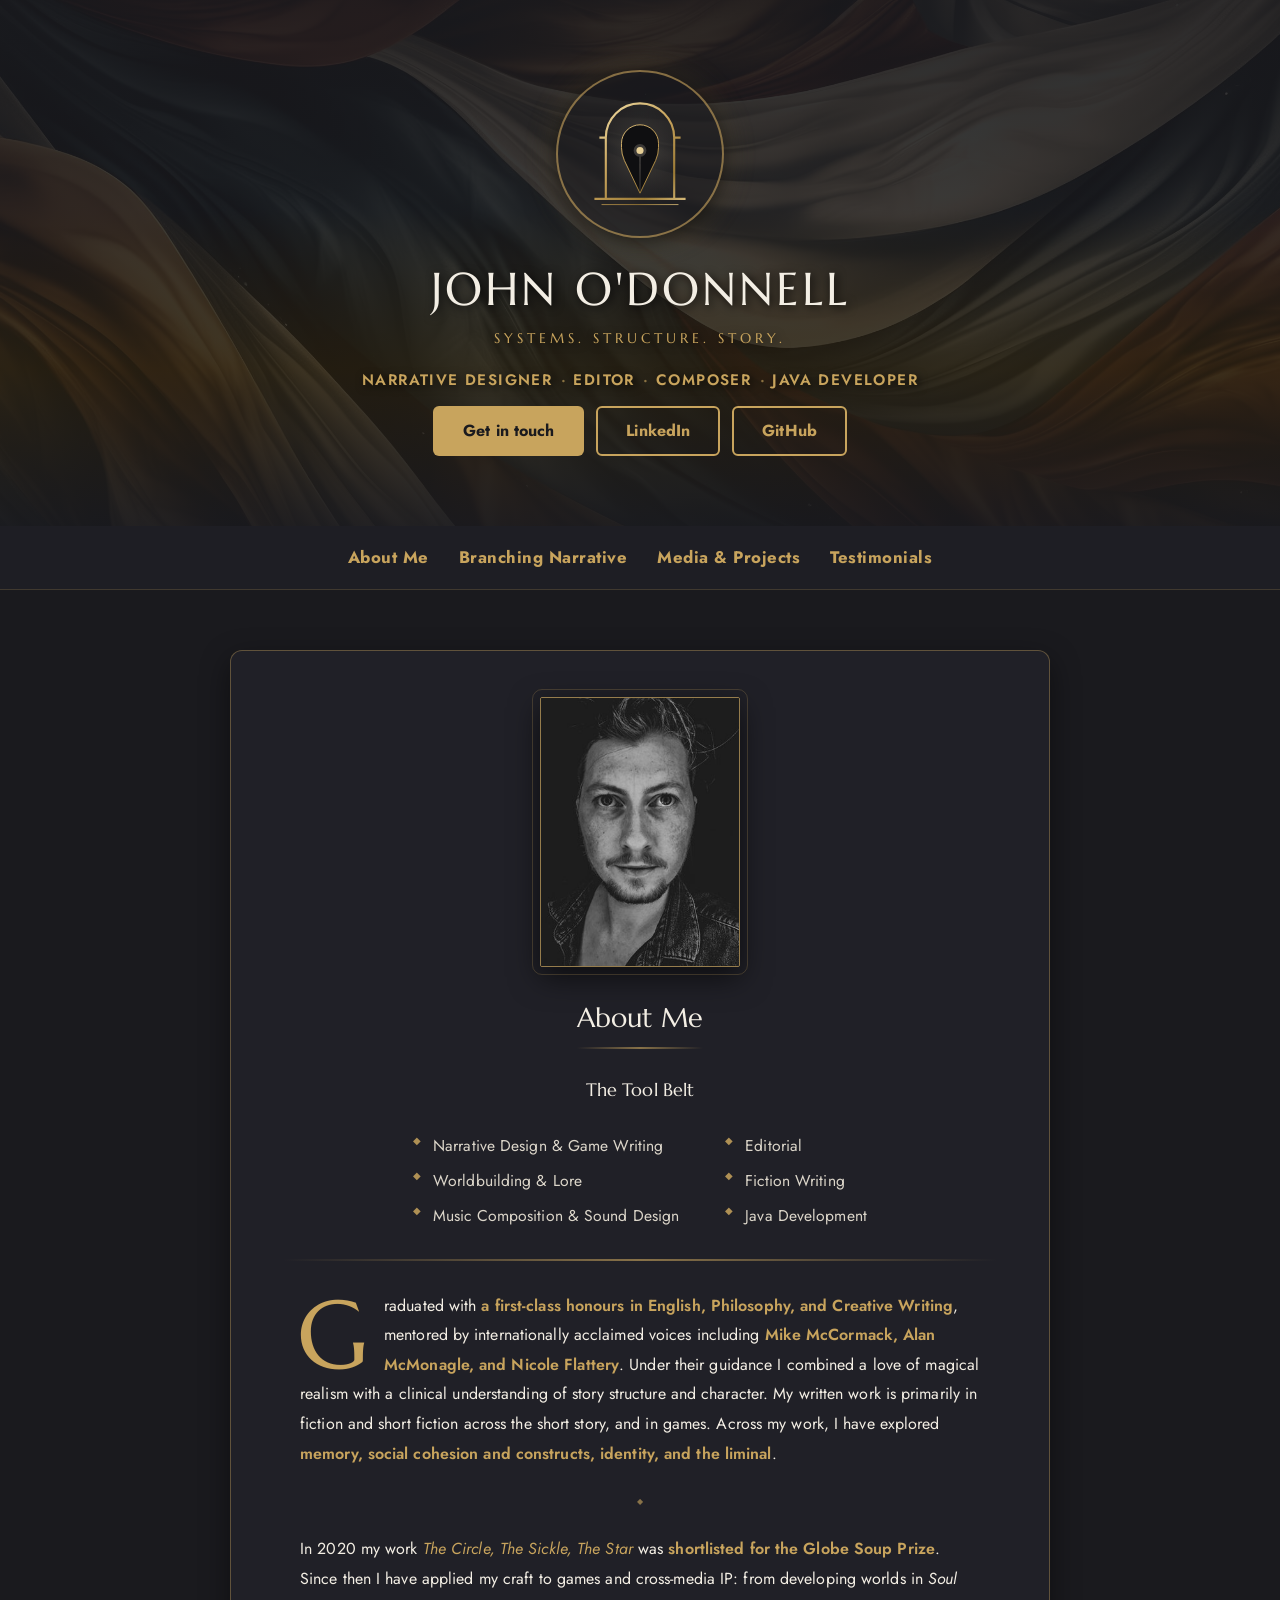
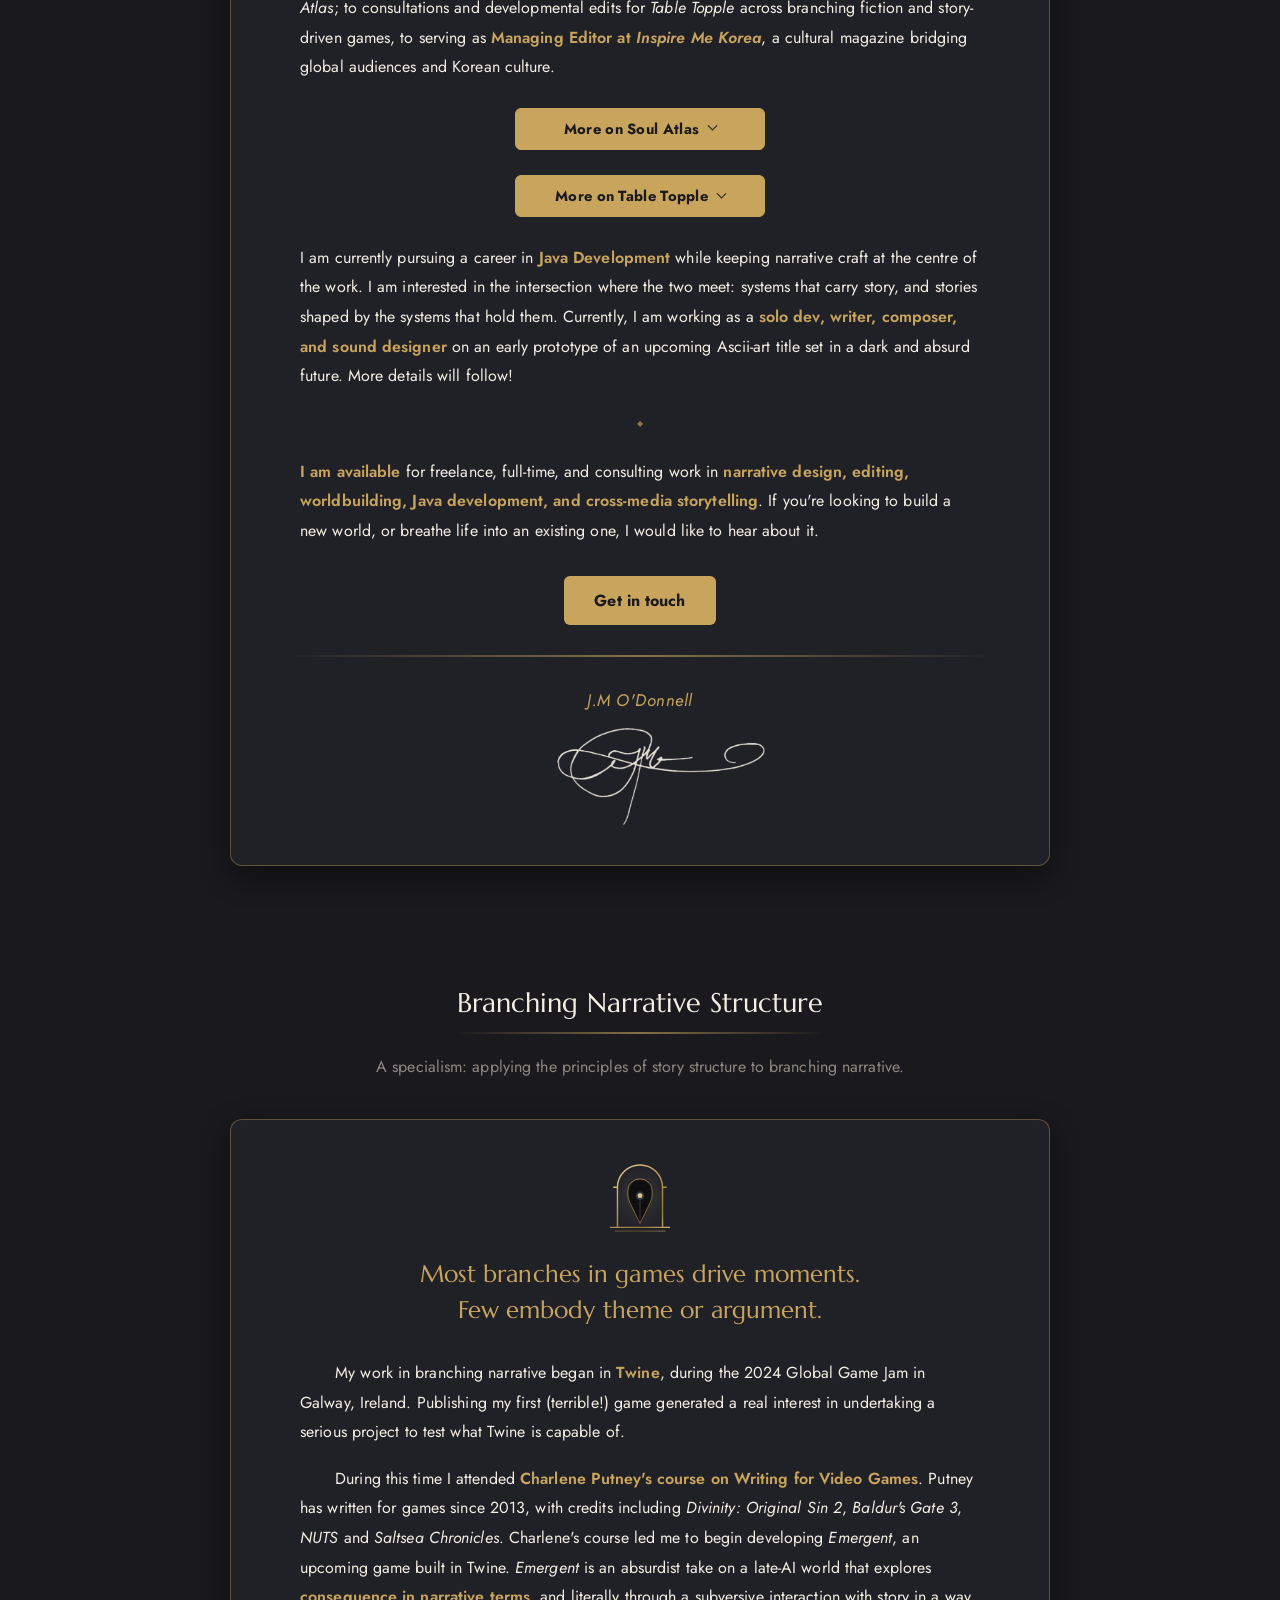
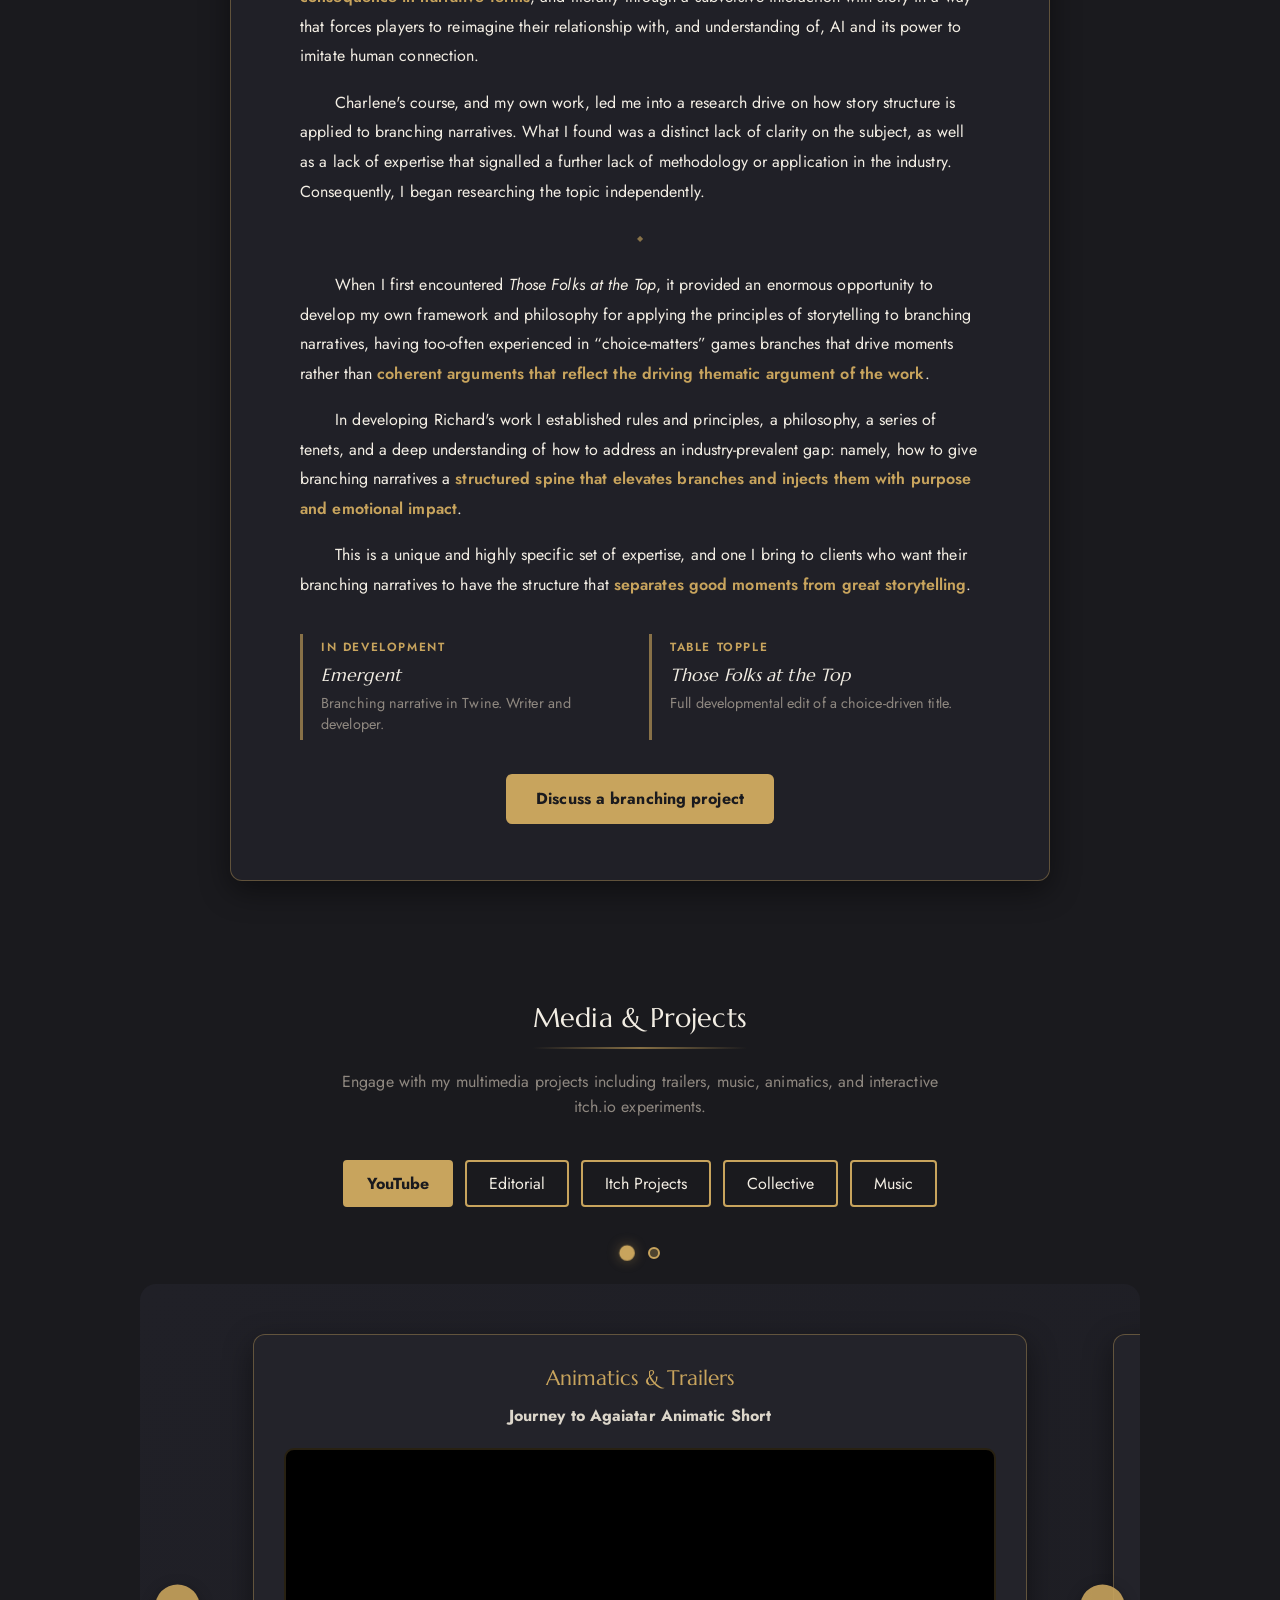
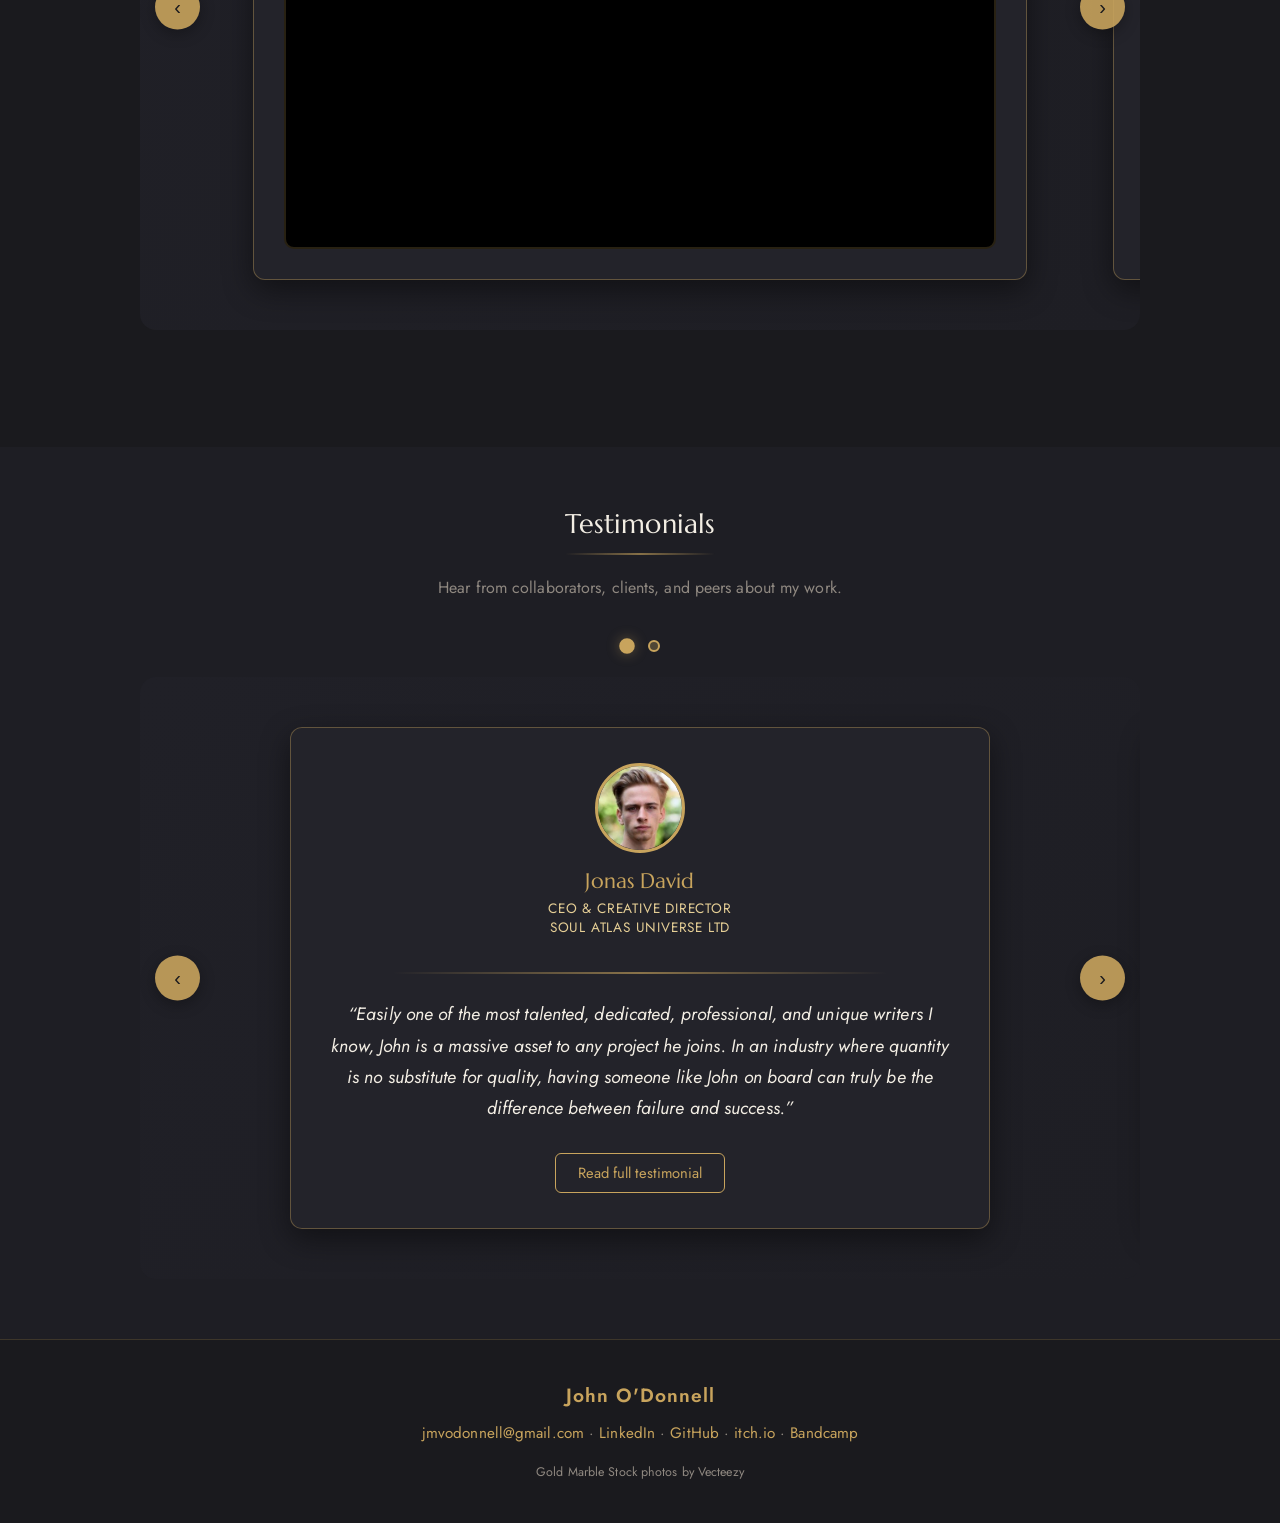
<file: index.html>
<!DOCTYPE html>
<html lang="en">
<head>
  <meta charset="UTF-8">
  <meta name="viewport" content="width=device-width, initial-scale=1">

  <title>John O'Donnell — Narrative Designer, Editor, Composer &amp; Java Developer</title>
  <meta name="description" content="John O'Donnell is a narrative designer, editor, composer and Java developer based in Galway, Ireland. Worldbuilding and lore for Soul Atlas, developmental editing for Table Topple, Managing Editor at Inspire Me Korea, founder of the Galway Writing Collective.">
  <meta name="author" content="John O'Donnell">
  <link rel="canonical" href="https://jmvodonnell.github.io/">

  <!-- Open Graph / social sharing -->
  <meta property="og:type" content="profile">
  <meta property="og:site_name" content="John O'Donnell">
  <meta property="og:title" content="John O'Donnell — Narrative Designer, Editor, Composer &amp; Java Developer">
  <meta property="og:description" content="Worldbuilding and lore for Soul Atlas. Developmental editing for Table Topple. Managing Editor at Inspire Me Korea.">
  <meta property="og:url" content="https://jmvodonnell.github.io/">
  <meta property="og:image" content="https://jmvodonnell.github.io/og-image-v2.jpg">
  <meta property="og:image:width" content="1200">
  <meta property="og:image:height" content="630">
  <meta property="og:image:alt" content="John O'Donnell — Narrative Designer, Editor, Composer, Java Developer. Systems. Structure. Story.">
  <meta name="twitter:card" content="summary_large_image">
  <meta name="twitter:title" content="John O'Donnell — Narrative Designer, Editor, Composer &amp; Java Developer">
  <meta name="twitter:description" content="Worldbuilding and lore for Soul Atlas. Developmental editing for Table Topple. Managing Editor at Inspire Me Korea.">
  <meta name="twitter:image" content="https://jmvodonnell.github.io/og-image-v2.jpg">
  <meta name="theme-color" content="#1A1A1E">

  <!-- Brand icons. The inline SVG placeholder is replaced by the real mark. -->
  <link rel="icon" href="/favicon.ico" sizes="48x48">
  <link rel="icon" href="/favicon.svg" type="image/svg+xml">
  <link rel="icon" type="image/png" sizes="32x32" href="/favicon-32x32.png">
  <link rel="icon" type="image/png" sizes="16x16" href="/favicon-16x16.png">
  <link rel="apple-touch-icon" href="/apple-touch-icon.png">
  <link rel="manifest" href="/site.webmanifest">

  <link rel="preload" as="image" href="Images/H1.jpg">

  <!-- Marcellus for headings and the name, Jost for body. -->
  <link rel="preconnect" href="https://fonts.googleapis.com">
  <link rel="preconnect" href="https://fonts.gstatic.com" crossorigin>
  <link rel="stylesheet" href="https://fonts.googleapis.com/css2?family=Marcellus&family=Jost:ital,wght@0,300;0,400;0,500;0,600;1,300&display=swap">

  <!-- Versioned so a stylesheet change is never served from cache. Bump ?v=
       whenever styles.css changes; the browser treats it as a new file. -->
  <link rel="stylesheet" href="styles.css?v=9">

  <script type="application/ld+json">
  {
    "@context": "https://schema.org",
    "@type": "Person",
    "name": "John O'Donnell",
    "alternateName": "J.M. O'Donnell",
    "url": "https://jmvodonnell.github.io/",
    "image": "https://jmvodonnell.github.io/Images/Headshot3.jpg",
    "jobTitle": "Narrative Designer, Editor, Composer & Java Developer",
    "description": "Narrative designer, editor, composer and Java developer. Worldbuilding and lore for Soul Atlas, developmental editing for Table Topple, Managing Editor at Inspire Me Korea.",
    "email": "mailto:jmvodonnell@gmail.com",
    "address": { "@type": "PostalAddress", "addressLocality": "Galway", "addressCountry": "IE" },
    "knowsAbout": ["Narrative Design", "Game Writing", "Worldbuilding", "Developmental Editing", "Java"],
    "sameAs": [
      "https://github.com/JMVODonnell",
      "https://gaiangames.itch.io/",
      "https://zeropointnatives.bandcamp.com/"
    ]
  }
  </script>
</head>
<body>

  <a href="#main" class="skip-link">Skip to content</a>

  <!-- Hero -->
  <header>
    <div class="header-content">
      <span class="header-mark" aria-hidden="true">
        <img src="Images/mark_gold-on-dark.svg" alt="" width="132" height="146">
      </span>
      <div class="text-container">
        <!-- The mark sits above, so the h1 is the name alone. Using the full
             lockup here would repeat the mark. -->
        <h1 class="header-name">John O'Donnell</h1>
        <p class="header-motto">Systems. Structure. Story.</p>
        <p class="header-roles"><span>Narrative Designer</span> <span>Editor</span> <span>Composer</span> <span>Java Developer</span></p>
        <div class="header-actions" id="headerActions">
          <a href="mailto:jmvodonnell@gmail.com?subject=Collaboration%20Inquiry" class="cta-btn">Get in touch</a>
          <!-- LinkedIn / GitHub links are injected here from the SITE config in the script below -->
        </div>
      </div>
    </div>
  </header>

  <!-- Navigation -->
  <nav aria-label="Primary">
    <div class="nav-inner">
      <a href="#about-me">About Me</a>
      <a href="#branching">Branching Narrative</a>
      <a href="#projects">Media &amp; Projects</a>
      <a href="#testimonials">Testimonials</a>
      <!-- Single indicator that slides between links; positioned by script. -->
      <span class="nav-indicator" aria-hidden="true"></span>
    </div>
  </nav>

  <main id="main">

    <!-- About -->
    <section id="about-me" aria-labelledby="about-heading">
      <div class="about-container">
        <div class="about-card">

          <div class="about-photo">
            <img src="Images/Headshot3.jpg" alt="John O'Donnell" width="420" height="420">
          </div>

          <h2 id="about-heading">About Me</h2>

          <p class="about-intro">The Tool Belt</p>

          <ul class="about-list">
            <li>Narrative Design &amp; Game Writing</li>
            <li>Editorial</li>
            <li>Worldbuilding &amp; Lore</li>
            <li>Fiction Writing</li>
            <li>Music Composition &amp; Sound Design</li>
            <li>Java Development</li>
          </ul>

          <hr class="about-divider">

          <div class="about-prose">

            <p class="has-dropcap"><span class="dropcap">G</span>raduated with <strong>a first-class honours in English, Philosophy, and Creative Writing</strong>, mentored by internationally acclaimed voices including <strong>Mike McCormack, Alan McMonagle, and Nicole Flattery</strong>. Under their guidance I combined a love of magical realism with a clinical understanding of story structure and character. My written work is primarily in fiction and short fiction across the short story, and in games. Across my work, I have explored <strong>memory, social cohesion and constructs, identity, and the liminal</strong>.</p>

            <p>In 2020 my work <a href="https://www.globesoup.net/summer-2020-winner-1" target="_blank" rel="noopener"><em>The Circle, The Sickle, The Star</em></a> was <strong>shortlisted for the Globe Soup Prize</strong>. Since then I have applied my craft to games and cross-media IP: from developing worlds in <em>Soul Atlas</em>; to consultations and developmental edits for <em>Table Topple</em> across branching fiction and story-driven games, to serving as <strong>Managing Editor at <em>Inspire Me Korea</em></strong>, a cultural magazine bridging global audiences and Korean culture.</p>

            <div class="disclosure">
              <button type="button" class="disclosure-btn" aria-expanded="false" aria-controls="more-soul-atlas">
                <span>More on Soul Atlas</span>
                <span class="chev" aria-hidden="true"></span>
              </button>
              <div class="disclosure-panel" id="more-soul-atlas" hidden>
                <p>I served as <strong>worldbuilder, lore-keeper, writer, and editor</strong> on <em>Soul Atlas</em>, an ambitious cross-media fantasy project. In my time there, I combined <strong>geopolitics, culture, ideology, and philosophy</strong> with topography and real world history to co-create an original, cohesive universe with original characters. I have contributed as editor on promotional trailers and on their graphic novels. I continue to work with the team as an occasional editor, and as a <strong>narrative and worldbuilding consultant</strong>.</p>
                <p class="disclosure-link"><a href="https://soul-atlas.com/grimhald/" target="_blank" rel="noopener">Read their graphic novel, Grimhald &#8599;</a></p>
              </div>
            </div>

            <div class="disclosure">
              <button type="button" class="disclosure-btn" aria-expanded="false" aria-controls="more-table-topple">
                <span>More on Table Topple</span>
                <span class="chev" aria-hidden="true"></span>
              </button>
              <div class="disclosure-panel" id="more-table-topple" hidden>
                <p>I have worked on multiple occasions with <em>Table Topple</em> as a <strong>developmental editor and narrative consultant</strong>, most recently completing a full developmental edit of their forthcoming interactive choose your own adventure title, <em>Those Folks at the Top</em>. I have also worked as a consultant on their upcoming game, set in the same universe.</p>
                <p class="disclosure-link"><a href="https://tabletopple.com/" target="_blank" rel="noopener">Visit Table Topple &#8599;</a></p>
              </div>
            </div>

            <p>I am currently pursuing a career in <strong>Java Development</strong> while keeping narrative craft at the centre of the work. I am interested in the intersection where the two meet: systems that carry story, and stories shaped by the systems that hold them. Currently, I am working as a <strong>solo dev, writer, composer, and sound designer</strong> on an early prototype of an upcoming Ascii-art title set in a dark and absurd future. More details will follow!</p>

            <p><strong>I am available</strong> for freelance, full-time, and consulting work in <strong>narrative design, editing, worldbuilding, Java development, and cross-media storytelling</strong>. If you're looking to build a new world, or breathe life into an existing one, I would like to hear about it.</p>

          </div>

          <p class="about-cta"><a href="mailto:jmvodonnell@gmail.com?subject=Collaboration%20Inquiry" class="cta-btn">Get in touch</a></p>

          <hr class="about-divider">

          <p class="signature-credit">J.M O'Donnell</p>
          <div class="signature-container">
            <img src="Images/signature.png" alt="John O'Donnell's signature" class="signature" loading="lazy" width="1192" height="568">
          </div>

        </div>
      </div>
    </section>

    <!-- Specialism: branching narrative structure -->
    <section id="branching" aria-labelledby="branching-heading">
      <div class="container">
        <h2 id="branching-heading">Branching Narrative Structure</h2>
        <p class="section-intro">A specialism: applying the principles of story structure to branching narrative.</p>

        <div class="specialism-card">

          <img src="Images/mark_gold-on-dark.svg" alt="" aria-hidden="true" class="specialism-mark" width="132" height="146">

          <p class="specialism-lead">Most branches in games drive moments. Few embody theme or argument.</p>

          <div class="specialism-prose">

            <div class="specialism-block">
              <p>My work in branching narrative began in <strong>Twine</strong>, during the 2024 Global Game Jam in Galway, Ireland. Publishing my first (terrible!) game generated a real interest in undertaking a serious project to test what Twine is capable of.</p>

              <p>During this time I attended <strong><a href="https://irishwriterscentre.ie/courses/writing-for-video-games-with-charlene-putney-5/" target="_blank" rel="noopener">Charlene Putney's course on Writing for Video Games</a></strong>. Putney has written for games since 2013, with credits including <em>Divinity: Original Sin 2</em>, <em>Baldur's Gate 3</em>, <em>NUTS</em> and <em>Saltsea Chronicles</em>. Charlene's course led me to begin developing <em>Emergent</em>, an upcoming game built in Twine. <em>Emergent</em> is an absurdist take on a late-AI world that explores <strong>consequence in narrative terms</strong>, and literally through a subversive interaction with story in a way that forces players to reimagine their relationship with, and understanding of, AI and its power to imitate human connection.</p>

              <p>Charlene's course, and my own work, led me into a research drive on how story structure is applied to branching narratives. What I found was a distinct lack of clarity on the subject, as well as a lack of expertise that signalled a further lack of methodology or application in the industry. Consequently, I began researching the topic independently.</p>
            </div>

            <div class="specialism-block">
              <p>When I first encountered <em>Those Folks at the Top</em>, it provided an enormous opportunity to develop my own framework and philosophy for applying the principles of storytelling to branching narratives, having too-often experienced in &ldquo;choice-matters&rdquo; games branches that drive moments rather than <strong>coherent arguments that reflect the driving thematic argument of the work</strong>.</p>

              <p>In developing Richard's work I established rules and principles, a philosophy, a series of tenets, and a deep understanding of how to address an industry-prevalent gap: namely, how to give branching narratives a <strong>structured spine that elevates branches and injects them with purpose and emotional impact</strong>.</p>

              <p>This is a unique and highly specific set of expertise, and one I bring to clients who want their branching narratives to have the structure that <strong>separates good moments from great storytelling</strong>.</p>
            </div>

          </div>

          <div class="specialism-evidence">
            <div class="evidence-item">
              <p class="evidence-label">In development</p>
              <p class="evidence-title"><em>Emergent</em></p>
              <p class="evidence-note">Branching narrative in Twine. Writer and developer.</p>
            </div>
            <div class="evidence-item">
              <p class="evidence-label">Table Topple</p>
              <p class="evidence-title"><em>Those Folks at the Top</em></p>
              <p class="evidence-note">Full developmental edit of a choice-driven title.</p>
            </div>
          </div>

          <p class="about-cta"><a href="mailto:jmvodonnell@gmail.com?subject=Branching%20narrative%20structure" class="cta-btn">Discuss a branching project</a></p>

        </div>
      </div>
    </section>

    <!-- Work -->
    <section id="projects" aria-labelledby="projects-heading">
      <div class="container">
        <h2 id="projects-heading">Media &amp; Projects</h2>
        <p class="section-intro">Engage with my multimedia projects including trailers, music, animatics, and interactive itch.io experiments.</p>

        <div class="tab-container" role="tablist" aria-label="Work categories">
          <button type="button" class="tab" role="tab" id="tab-narrative" aria-controls="narrative" aria-selected="false" data-target="narrative">YouTube</button>
          <button type="button" class="tab" role="tab" id="tab-editorial"  aria-controls="editorial"  aria-selected="false" data-target="editorial">Editorial</button>
          <button type="button" class="tab" role="tab" id="tab-games"      aria-controls="games"      aria-selected="false" data-target="games">Itch Projects</button>
          <button type="button" class="tab" role="tab" id="tab-collective" aria-controls="collective" aria-selected="false" data-target="collective">Collective</button>
          <button type="button" class="tab" role="tab" id="tab-music"      aria-controls="music"      aria-selected="false" data-target="music">Music</button>
        </div>

        <!-- Wrapper holds a min-height so switching tabs doesn't lurch the page. -->
        <div class="tab-panels">

        <!-- Narrative: animatics and trailers -->
        <div id="narrative" class="tab-panel" role="tabpanel" aria-labelledby="tab-narrative" data-carousel tabindex="0">
          <div class="carousel-container">
            <div class="carousel-dots" id="narrativeDots"></div>
            <div class="carousel-viewport">
              <div class="carousel-track" id="narrativeTrack">

                <div class="carousel-slide">
                  <div class="media-card">
                    <h3>Animatics &amp; Trailers</h3>
                    <p><strong>Journey to Agaiatar Animatic Short</strong></p>
                    <div class="video-frame">
                      <iframe src="https://www.youtube-nocookie.com/embed/Y5Wjfa29o9g" title="Journey to Agaiatar — animatic short" loading="lazy" frameborder="0" allow="accelerometer; clipboard-write; encrypted-media; gyroscope; picture-in-picture; web-share" referrerpolicy="strict-origin-when-cross-origin" allowfullscreen></iframe>
                    </div>
                  </div>
                </div>

                <div class="carousel-slide">
                  <div class="media-card">
                    <h3>Animatics &amp; Trailers</h3>
                    <p>A cinematic look at the immersive world of <strong>Soul Atlas.</strong></p>
                    <div class="video-frame">
                      <iframe src="https://www.youtube-nocookie.com/embed/u3R4_7BjgV8" title="Soul Atlas — cinematic trailer" loading="lazy" frameborder="0" allow="accelerometer; clipboard-write; encrypted-media; gyroscope; picture-in-picture; web-share" referrerpolicy="strict-origin-when-cross-origin" allowfullscreen></iframe>
                    </div>
                  </div>
                </div>

              </div>
              <button type="button" class="carousel-nav prev" id="prevNarrative" aria-label="Previous narrative project">&#8249;</button>
              <button type="button" class="carousel-nav next" id="nextNarrative" aria-label="Next narrative project">&#8250;</button>
            </div>
          </div>
        </div>

        <!-- Editorial -->
        <div id="editorial" class="tab-panel" role="tabpanel" aria-labelledby="tab-editorial" data-carousel tabindex="0">
          <div class="carousel-container">
            <div class="editorial-header">
              <h3>Published Works</h3>
              <p class="section-subtitle">&mdash; Featured articles and magazine contributions &mdash;</p>
            </div>

            <div class="credit-list">
              <div class="credit">
                <p class="credit-role">Developmental Editor</p>
                <p class="credit-work"><em>Those Folks at the Top</em> — Richard Naughton</p>
                <p class="credit-note">Full developmental edit of a forthcoming interactive, choice-driven title.</p>
              </div>
              <div class="credit">
                <p class="credit-role">Managing Editor</p>
                <p class="credit-work">Inspire Me Korea</p>
                <p class="credit-note">Cultural magazine bridging global stories, identity and cultural insight.</p>
              </div>
              <div class="credit">
                <p class="credit-role">Worldbuilder &amp; Editor</p>
                <p class="credit-work">Soul Atlas</p>
                <p class="credit-note">Lore systems, regional development, and editorial review across film, games and comics.</p>
              </div>
            </div>

            <div class="carousel-dots" id="editorialDots"></div>
            <div class="carousel-viewport">
              <div class="carousel-track" id="editorialTrack">

                <div class="carousel-slide">
                  <div class="pub-card">
                    <div class="pub-content-wrapper">
                      <div class="pub-preview">
                        <img src="Images/cafe.jpg" alt="Inspire Me Korea, June 2020 issue cover" class="pub-cover-img" loading="lazy" width="520" height="730">
                      </div>
                      <div class="pub-details">
                        <h4 class="pub-title">Cultural Insights</h4>
                        <p class="pub-magazine">Inspire Me Korea</p>
                        <p class="pub-date">2020 June Issue</p>
                        <div class="pub-divider"></div>
                        <p class="pub-excerpt">The Cafe Aficionado&#39;s Guide to Seoul</p>
                        <button type="button" class="view-pdf-btn" data-pdf="https://drive.google.com/file/d/1nbLS0eVukHPrJKzOXMxUZUkrJGcWK3Kp/preview" data-title="The Cafe Aficionado's Guide to Seoul">View Article</button>
                      </div>
                    </div>
                  </div>
                </div>

                <div class="carousel-slide">
                  <div class="pub-card">
                    <div class="pub-content-wrapper">
                      <div class="pub-preview">
                        <img src="Images/kpop.jpg" alt="Inspire Me Korea, November 2020 issue cover" class="pub-cover-img" loading="lazy" width="520" height="732">
                      </div>
                      <div class="pub-details">
                        <h4 class="pub-title">Feature Article</h4>
                        <p class="pub-magazine">Inspire Me Korea</p>
                        <p class="pub-date">2020 Nov Issue</p>
                        <div class="pub-divider"></div>
                        <p class="pub-excerpt">A Deep Dive into Seoul&#39;s evolving folk, k-pop, and rock culture.</p>
                        <button type="button" class="view-pdf-btn" data-pdf="https://drive.google.com/file/d/1iM7bk5YpftJVKg1hq2mKUd3YoQTS1yja/preview" data-title="Seoul's Evolving Music Culture">View Article</button>
                      </div>
                    </div>
                  </div>
                </div>

                <div class="carousel-slide">
                  <div class="pub-card">
                    <div class="pub-content-wrapper">
                      <div class="pub-preview pub-preview-wide">
                        <img src="Images/those-folks-at-the-top.webp" alt="Those Folks at the Top, boxed edition" class="pub-cover-img" loading="lazy" width="1023" height="576">
                      </div>
                      <div class="pub-details">
                        <h4 class="pub-title">Those Folks at the Top</h4>
                        <p class="pub-magazine">Table Topple</p>
                        <p class="pub-date">Developmental Editor</p>
                        <div class="pub-divider"></div>
                        <p class="pub-excerpt">A full developmental edit of a story-driven, choice-driven title.</p>
                        <a href="https://tabletopple.com/" target="_blank" rel="noopener" class="view-pdf-btn view-site-btn">View website &#8599;</a>
                      </div>
                    </div>
                  </div>
                </div>

                <div class="carousel-slide">
                  <div class="pub-card">
                    <div class="pub-content-wrapper">
                      <div class="pub-preview">
                        <img src="Images/grimhald.webp" alt="Grimhald: The Circle, issue one" class="pub-cover-img" loading="lazy" width="600" height="819">
                      </div>
                      <div class="pub-details">
                        <h4 class="pub-title">Grimhald: The Circle</h4>
                        <p class="pub-magazine">Soul Atlas</p>
                        <p class="pub-date">Editor &middot; Worldbuilding</p>
                        <div class="pub-divider"></div>
                        <p class="pub-excerpt">Contributed as a developmental editor on a comic from the Soul Atlas universe, whose lore and regions I helped build.</p>
                        <a href="https://soul-atlas.com/grimhald/" target="_blank" rel="noopener" class="view-pdf-btn view-site-btn">View website &#8599;</a>
                      </div>
                    </div>
                  </div>
                </div>

              </div>
              <button type="button" class="carousel-nav prev" id="prevEditorial" aria-label="Previous publication">&#8249;</button>
              <button type="button" class="carousel-nav next" id="nextEditorial" aria-label="Next publication">&#8250;</button>
            </div>
          </div>
        </div>

        <!-- Games -->
        <div id="games" class="tab-panel" role="tabpanel" aria-labelledby="tab-games" data-carousel tabindex="0">
          <div class="itch-banner-row">
            <div class="banner-frame">
              <img class="itch-banner-full" src="Images/GaiusBanner.jpg" alt="Gaian Games" loading="lazy" width="1600" height="800">
            </div>
          </div>
          <div class="carousel-container">
            <div class="carousel-dots" id="gamesDots"></div>
            <div class="carousel-viewport">
              <!-- Slides are rendered from the GAMES array in the script below. -->
              <div class="carousel-track" id="gamesTrack"></div>
              <button type="button" class="carousel-nav prev" id="prevGames" aria-label="Previous game">&#8249;</button>
              <button type="button" class="carousel-nav next" id="nextGames" aria-label="Next game">&#8250;</button>
            </div>
          </div>
        </div>

        <!-- Music -->
        <div id="music" class="tab-panel" role="tabpanel" aria-labelledby="tab-music" tabindex="0">
          <div class="music-player-container">
            <div class="music-header">
              <h3>Zero Point Natives</h3>
              <a href="https://zeropointnatives.bandcamp.com/" target="_blank" rel="noopener" class="bandcamp-link"><span aria-hidden="true">&#127925;</span> <span>Listen on Bandcamp</span></a>
            </div>

            <div class="music-player">
              <div class="track-info">
                <div class="album-art" id="albumArt" aria-hidden="true"></div>
                <div class="track-details">
                  <p class="track-title" id="trackTitle">Elysium Fields</p>
                  <p class="artist-name">J.M. O'Donnell</p>
                  <p class="track-genre">Electronic &bull; Atmospheric &bull; Video Game Music</p>
                </div>
              </div>

              <div class="progress-container">
                <div class="progress-bar" id="progressBar" role="slider" tabindex="0"
                     aria-label="Seek" aria-valuemin="0" aria-valuemax="100" aria-valuenow="0">
                  <div class="progress" id="progress"></div>
                </div>
                <div class="time-display">
                  <span id="currentTime">0:00</span>
                  <span id="duration">0:00</span>
                </div>
              </div>

              <div class="controls">
                <button type="button" class="control-btn play-btn" id="playBtn" aria-label="Play">&#9654;</button>
                <div class="volume-control">
                  <label for="volumeSlider" class="visually-hidden">Volume</label>
                  <span aria-hidden="true" class="volume-icon">&#128266;</span>
                  <input type="range" class="volume-slider" id="volumeSlider" min="0" max="100" value="70">
                </div>
              </div>

              <!-- Tracklist renders from the TRACKS array below. -->
              <div class="playlist" id="playlist">
                <p class="playlist-title">Tracklist</p>
                <div id="playlistItems"></div>
              </div>
            </div>

            <audio id="audioPlayer" preload="none">
              Your browser does not support the audio element.
            </audio>
          </div>
        </div>

        <!-- Galway Writing Collective -->
        <div id="collective" class="tab-panel" role="tabpanel" aria-labelledby="tab-collective" tabindex="0">
          <div class="carousel-container">
            <div class="collective-card">
              <img src="Images/GWCBanner.jpg" alt="Galway Writing Collective" class="collective-image" loading="lazy" width="1840" height="920">

              <div class="collective-text">
                <h3 class="collective-subheading">The Galway Writing Collective</h3>
                <p class="collective-motto">Crafting Stories | Building Worlds | Elevating Voices.</p>

                <p>When I arrived in Galway in 2019, a prose collective didn't exist, and I suffered under the common belief that writing is something that has to be done in isolation. However, I wanted to change this, and when I couldn't find a collective, I decided to form one.</p>

                <p>Over five years I led a <strong>weekly prose workshop</strong>, facilitated <strong>four monthly events</strong>, and established <strong>Galway's only regular technical editing workshop</strong>. I built a brand that drew recognition from literary journals, publishers and authors, and a community that supported emerging writers across the West of Ireland.</p>

                <p>The Collective concluded in 2024, though I hope it has inspired others to continue the work of building a community and bringing writers together.</p>

                <hr class="about-divider">

                <p class="signature-credit">J.M O&#39;Donnell, Founder of The Galway Writing Collective.</p>
                <div class="signature-container">
                  <img src="Images/signature.png" alt="John O'Donnell's signature" class="signature" loading="lazy" width="1192" height="568">
                </div>
              </div>
            </div>
          </div>
        </div>


        </div><!-- /.tab-panels -->

      </div>
    </section>
    <!-- Testimonials -->
    <section id="testimonials" aria-labelledby="testimonials-heading">
      <div class="testimonials-container">
        <h2 id="testimonials-heading">Testimonials</h2>
        <p class="section-intro">Hear from collaborators, clients, and peers about my work.</p>

        <div class="carousel-dots" id="testimonialDots"></div>

        <div class="carousel-viewport testimonials-viewport" data-carousel tabindex="0">
          <div class="carousel-track" id="testimonialTrack">

            <div class="carousel-slide">
              <div class="testimonial-card">
                <img src="Images/Jonas.jpg" alt="Jonas David" width="200" height="200" loading="lazy">
                <h3 class="testimonial-name">Jonas David</h3>
                <p class="testimonial-company">CEO &amp; Creative Director<br>Soul Atlas Universe LTD</p>
                <div class="testimonial-divider"></div>
                <blockquote>
                  <p class="pull-quote">&ldquo;Easily one of the most talented, dedicated, professional, and unique writers I know, John is a massive asset to any project he joins. In an industry where quantity is no substitute for quality, having someone like John on board can truly be the difference between failure and success.&rdquo;</p>
                  <div class="quote-rest" id="quote-jonas" hidden>
                    <p>&ldquo;John worked on our multi-media high fantasy IP <strong>Soul Atlas</strong> for about a year. He served as a world-building writer and editor, developing large-scale systems and concepts that shaped the core of the Soul Atlas Universe. It quickly became clear that John's command of story structure and his rapid understanding of the Soul Atlas Universe, which he gained in record time, made him an invaluable asset to the development of our movies, games, and graphic novels.&rdquo;</p>
                    <p>&ldquo;What most impressed me was his ability to see potential in the existing canon that nobody else in the team had noticed, demonstrating not just a keen and sharp mind but also a depth in knowledge and practical experience that he executed on effectively in his work. After his detailed and well-researched contributions to our <em>Journey to Agaiatar</em> animated story, he started to helm the development of the most significant region of Season 1 of the Soul Atlas Universe. There he developed key legacy systems such as the Honoring and the Arrill Rift.&rdquo;</p>
                    <p>&ldquo;As it is difficult to find stand-out talent for creative roles, we sought out John's capabilities in other creative sectors of Atlas. He provided critical insights and revisions on storylines for our upcoming movies and comic scripts, and provided critical insights on the overall story structure of our upcoming seasons. Throughout, he demonstrated a masterful and well-balanced approach between the principles of story structure, and a creative sensibility that brought a fresh and surprising approach to our world and workflow.&rdquo;</p>
                    <p>&ldquo;Even though John is not currently with us full-time, we always value the occasions when he returns — if only for a brief narrative consultation or editorial overview — bringing valuable feedback every single time.&rdquo;</p>
                  </div>
                  <button type="button" class="read-more-btn" data-target="quote-jonas" aria-expanded="false" aria-controls="quote-jonas">Read full testimonial</button>
                </blockquote>
              </div>
            </div>

            <div class="carousel-slide">
              <div class="testimonial-card">
                <img src="Images/Richard.jpg" alt="Richard Naughton" width="240" height="240" loading="lazy">
                <h3 class="testimonial-name">Richard Naughton</h3>
                <p class="testimonial-company">CEO &amp; Creative Director<br>Table Topple</p>
                <div class="testimonial-divider"></div>
                <blockquote>
                  <p class="pull-quote">&ldquo;John is a force multiplier - even if you are not running into trouble, he will help you squeeze every bit of potential out of your ideas.&rdquo;</p>
                  <div class="quote-rest" id="quote-richard" hidden>
                    <p>&ldquo;John O'Donnell has been instrumental in helping me overcome creative writing blocks on multiple projects, enabling me to effectively communicate a vision to my team.&rdquo;</p>
                    <p>&ldquo;His infectious excitement about the creative process, his repertoire of tools and his superb listening skills make him easy to recommend to anyone, at any stage of the creative writing process.&rdquo;</p>
                  </div>
                  <button type="button" class="read-more-btn" data-target="quote-richard" aria-expanded="false" aria-controls="quote-richard">Read full testimonial</button>
                </blockquote>
              </div>
            </div>

          </div>
          <button type="button" class="carousel-nav prev" id="prevTestimonial" aria-label="Previous testimonial">&#8249;</button>
          <button type="button" class="carousel-nav next" id="nextTestimonial" aria-label="Next testimonial">&#8250;</button>
        </div>
      </div>
    </section>

  </main>

  <footer>
    <div class="footer-inner">
      <p class="footer-name">John O'Donnell</p>
      <p class="footer-links" id="footerLinks">
        <a href="mailto:jmvodonnell@gmail.com">jmvodonnell@gmail.com</a>
      </p>
      <p class="footer-credit">
        <a href="https://www.vecteezy.com/free-photos/gold-marble" target="_blank" rel="noopener">Gold Marble Stock photos by Vecteezy</a>
      </p>
    </div>
  </footer>

  <!-- Article viewer -->
  <div id="pdfModal" class="pdf-modal" role="dialog" aria-modal="true" aria-labelledby="pdfTitle" hidden>
    <div class="pdf-modal-content">
      <div class="pdf-modal-header">
        <h3 id="pdfTitle">Article Viewer</h3>
        <button type="button" class="close-modal" id="closePdfBtn" aria-label="Close article viewer">&times;</button>
      </div>
      <div class="pdf-viewer-container">
        <iframe id="pdfViewer" src="" title="Article viewer" frameborder="0"></iframe>
      </div>
      <div class="pdf-modal-footer">
        <a id="pdfExternalLink" href="" target="_blank" rel="noopener" class="external-link-btn">Open in New Tab &#8599;</a>
      </div>
    </div>
  </div>

<script>
/* ============================================================
   SITE CONFIG
   Fill these in and the links appear automatically.
   Leave a value as an empty string and its link stays hidden —
   so the site never shows a dead link.
   ============================================================ */
const SITE = {
  email:    'jmvodonnell@gmail.com',
  linkedin: 'https://www.linkedin.com/in/jmvodonnell/',
  github:   'https://github.com/JMVODonnell',
  itch:     'https://gaiangames.itch.io/',
  bandcamp: 'https://zeropointnatives.bandcamp.com/'
};

/* ============================================================
   GAMES
   Add an object here and a slide appears. Delete it and it goes.
   `status` is optional — use it for work in progress.
   ============================================================ */
const GAMES = [
  {
    type:  'profile',
    name:  'J.M O\'Donnell',
    title: 'Game Developer & Designer',
    bio:   'I\'m a storyteller drawn to narrative-rich games that explore human connection, the boundaries between the real and the unreal, and the questions that underpin our shared experiences. I craft character-driven, emotionally resonant worlds where magical realism, complex inner lives, and immersive soundtracks come together to leave lasting impressions.',
    link:  'https://gaiangames.itch.io/',
    linkText: 'View My Itch.io Profile'
  },
  {
    title: 'Honk! Industries',
    image: 'Images/HonkIndustries.png',
    blurb: 'Welcome to HONK! Industries, the city\'s most trusted clandestine answer to crime and anarchy. Here, chaos is capital and absurdity reigns supreme.',
    link:  'https://gaiangames.itch.io/honk-industries',
    linkText: 'Play on itch.io'
  },
  {
    title: 'The Lonely Cactus',
    image: 'Images/Cactus.jpg',
    blurb: 'The Lonely Cactus is a game about a lonely cactus who just wants to have some friends. Unfortunately, the only people around are bubbles.',
    link:  'https://sonnyokay16.itch.io/the-lonely-cactus',
    linkText: 'Play on itch.io'
  }

  /* ----------------------------------------------------------
     TEMPLATE — uncomment and fill in when FRACTURE is ready.
     Nothing appears on the site until you do.

  ,{
    title:  'FRACTURE',
    status: 'In development',
    image:  'Images/fracture.jpg',
    blurb:  'One or two sentences on what Fracture is.',
    link:   'https://gaiangames.itch.io/fracture',
    linkText: 'Follow development'
  }
     ---------------------------------------------------------- */
];

/* ============================================================
   TRACKS
   ============================================================ */
const TRACKS = [
  { title: 'Elysium Fields', src: 'Music/elysium-fields.mp3', duration: '3:45' }
];


document.addEventListener('DOMContentLoaded', function () {
  const $  = (s, r) => (r || document).querySelector(s);
  const $$ = (s, r) => Array.from((r || document).querySelectorAll(s));
  const esc = s => String(s).replace(/[&<>"']/g, c => ({'&':'&amp;','<':'&lt;','>':'&gt;','"':'&quot;',"'":'&#39;'}[c]));

  /* ---------- External links from config ---------- */
  function linkHtml(href, label, cls) {
    return `<a href="${esc(href)}" target="_blank" rel="noopener" class="${cls}">${esc(label)}</a>`;
  }
  const headerActions = $('#headerActions');
  if (headerActions) {
    if (SITE.linkedin) headerActions.insertAdjacentHTML('beforeend', linkHtml(SITE.linkedin, 'LinkedIn', 'cta-btn cta-secondary'));
    if (SITE.github)   headerActions.insertAdjacentHTML('beforeend', linkHtml(SITE.github,   'GitHub',   'cta-btn cta-secondary'));
  }
  const footerLinks = $('#footerLinks');
  if (footerLinks) {
    [['linkedin','LinkedIn'], ['github','GitHub'], ['itch','itch.io'], ['bandcamp','Bandcamp']]
      .forEach(([k, label]) => {
        if (SITE[k]) footerLinks.insertAdjacentHTML('beforeend', ' &middot; ' + linkHtml(SITE[k], label, ''));
      });
  }

  /* ---------- Games rendered from data ---------- */
  const gamesTrack = $('#gamesTrack');
  if (gamesTrack) {
    gamesTrack.innerHTML = GAMES.map(g => {
      if (g.type === 'profile') {
        // No avatar here: the Gaian Games mark already sits in the banner above.
        return `<div class="carousel-slide"><div class="profile-card">
            <h3 class="profile-name">${esc(g.name)}</h3>
            <p class="profile-title">${esc(g.title)}</p>
            <div class="rule"></div>
            <p class="profile-bio">${esc(g.bio)}</p>
            <a href="${esc(g.link)}" class="game-play-btn" target="_blank" rel="noopener">${esc(g.linkText)}</a>
          </div></div>`;
      }
      return `<div class="carousel-slide"><div class="game-card">
          <h3 class="game-title">${esc(g.title)}${g.status ? `<span class="status-badge">${esc(g.status)}</span>` : ''}</h3>
          <img src="${esc(g.image)}" alt="${esc(g.title)}" class="game-image" loading="lazy">
          <div class="rule"></div>
          <p class="game-description">${esc(g.blurb)}</p>
          <a href="${esc(g.link)}" target="_blank" rel="noopener" class="game-play-btn">${esc(g.linkText || 'Play on itch.io')}</a>
        </div></div>`;
    }).join('');
  }

  /* ---------- One carousel implementation for all carousels ---------- */
  function initCarousel({ track, dots, prev, next }) {
    const trackEl = $('#' + track);
    const dotsEl  = $('#' + dots);
    const prevEl  = $('#' + prev);
    const nextEl  = $('#' + next);
    if (!trackEl || !dotsEl || !prevEl || !nextEl) return null;

    const slides = $$('.carousel-slide', trackEl);
    const total  = slides.length;
    if (!total) return null;

    let i = 0;
    dotsEl.innerHTML = '';
    const dotEls = slides.map((_, n) => {
      const b = document.createElement('button');
      b.type = 'button';
      b.className = 'dot';
      b.setAttribute('aria-label', `Go to item ${n + 1} of ${total}`);
      b.addEventListener('click', () => go(n));
      dotsEl.appendChild(b);
      return b;
    });

    function go(n) {
      i = (n + total) % total;
      trackEl.style.transform = `translateX(${-i * 100}%)`;
      dotEls.forEach((d, k) => {
        d.classList.toggle('active', k === i);
        d.setAttribute('aria-current', k === i ? 'true' : 'false');
      });
      // Keep off-screen slides out of the tab order.
      slides.forEach((s, k) => {
        s.setAttribute('aria-hidden', k === i ? 'false' : 'true');
        $$('a, button, iframe, input, [tabindex]', s).forEach(el => {
          if (k === i) el.removeAttribute('tabindex'); else el.setAttribute('tabindex', '-1');
        });
      });
    }

    prevEl.addEventListener('click', () => go(i - 1));
    nextEl.addEventListener('click', () => go(i + 1));

    const region = trackEl.closest('[data-carousel]');
    if (region) {
      region.addEventListener('keydown', e => {
        if (e.key === 'ArrowLeft')  { e.preventDefault(); go(i - 1); }
        if (e.key === 'ArrowRight') { e.preventDefault(); go(i + 1); }
      });
    }

    if (total < 2) { prevEl.hidden = true; nextEl.hidden = true; dotsEl.hidden = true; }
    go(0);
    return { go };
  }

  initCarousel({ track: 'narrativeTrack',  dots: 'narrativeDots',  prev: 'prevNarrative',  next: 'nextNarrative'  });
  initCarousel({ track: 'editorialTrack',  dots: 'editorialDots',  prev: 'prevEditorial',  next: 'nextEditorial'  });
  initCarousel({ track: 'gamesTrack',      dots: 'gamesDots',      prev: 'prevGames',      next: 'nextGames'      });
  initCarousel({ track: 'testimonialTrack',dots: 'testimonialDots',prev: 'prevTestimonial',next: 'nextTestimonial'});

  /* ---------- Tabs ---------- */
  const tabs = $$('.tab');
  const panels = tabs.map(t => document.getElementById(t.dataset.target));

  function selectTab(tab, focus) {
    tabs.forEach((t, idx) => {
      const on = t === tab;
      t.classList.toggle('active', on);
      t.setAttribute('aria-selected', on ? 'true' : 'false');
      t.tabIndex = on ? 0 : -1;
      if (panels[idx]) panels[idx].hidden = !on;
    });
    if (focus) tab.focus();
  }

  tabs.forEach((tab, idx) => {
    tab.addEventListener('click', () => selectTab(tab));
    tab.addEventListener('keydown', e => {
      const map = { ArrowRight: 1, ArrowLeft: -1, Home: 'first', End: 'last' };
      if (!(e.key in map)) return;
      e.preventDefault();
      const d = map[e.key];
      const n = d === 'first' ? 0 : d === 'last' ? tabs.length - 1 : (idx + d + tabs.length) % tabs.length;
      selectTab(tabs[n], true);
    });
  });
  if (tabs.length) selectTab(tabs[0]);

  /* ---------- Highlight the section you're reading ----------
     One indicator element slides between links rather than each link
     owning its own underline, so the marker glides instead of popping. */
  const navFor = {};
  $$('nav a[href^="#"]').forEach(a => { navFor[a.getAttribute('href').slice(1)] = a; });
  const indicator = $('.nav-indicator');
  const sections = $$('main section[id]').filter(s => navFor[s.id]);

  function moveIndicator(link) {
    if (!indicator || !link) return;
    const parent = indicator.parentElement.getBoundingClientRect();
    const r = link.getBoundingClientRect();
    indicator.style.width = r.width + 'px';
    indicator.style.transform = `translateX(${r.left - parent.left}px)`;
    indicator.style.opacity = '1';
  }

  if ('IntersectionObserver' in window && sections.length) {
    const marked = new Set();
    let active = null;
    const paint = () => {
      // The section nearest the middle of the viewport wins.
      let best = null, bestDist = Infinity;
      sections.forEach(s => {
        if (!marked.has(s)) return;
        const r = s.getBoundingClientRect();
        const d = Math.abs((r.top + r.bottom) / 2 - window.innerHeight / 2);
        if (d < bestDist) { bestDist = d; best = s; }
      });
      Object.values(navFor).forEach(a => { a.classList.remove('current'); a.removeAttribute('aria-current'); });
      if (best) {
        const link = navFor[best.id];
        link.classList.add('current');
        link.setAttribute('aria-current', 'true');
        if (link !== active) { active = link; moveIndicator(link); }
      } else if (indicator) {
        active = null;
        indicator.style.opacity = '0';
      }
    };
    const io = new IntersectionObserver(entries => {
      entries.forEach(e => e.isIntersecting ? marked.add(e.target) : marked.delete(e.target));
      paint();
    }, { rootMargin: '-45% 0px -45% 0px' });
    sections.forEach(s => io.observe(s));

    // Keep it aligned when the nav reflows.
    let rid;
    window.addEventListener('resize', () => {
      clearTimeout(rid);
      rid = setTimeout(() => { if (active) moveIndicator(active); }, 120);
    });
  }

  /* ---------- Disclosures (More on Soul Atlas / Table Topple) ---------- */
  $$('.disclosure-btn').forEach(btn => {
    const panel = document.getElementById(btn.getAttribute('aria-controls'));
    if (!panel) return;
    btn.addEventListener('click', () => {
      const open = btn.getAttribute('aria-expanded') === 'true';
      btn.setAttribute('aria-expanded', String(!open));
      panel.hidden = open;
    });
  });

  /* ---------- Read more ---------- */
  $$('.read-more-btn').forEach(btn => {
    btn.addEventListener('click', () => {
      const body = document.getElementById(btn.dataset.target);
      if (!body) return;
      const open = !body.hidden;
      body.hidden = open;
      btn.setAttribute('aria-expanded', String(!open));
      btn.textContent = open ? 'Read full testimonial' : 'Show less';
    });
  });

  /* ---------- Music player ---------- */
  const audio = $('#audioPlayer');
  if (audio && TRACKS.length) {
    const playBtn  = $('#playBtn');
    const progress = $('#progress');
    const bar      = $('#progressBar');
    const curEl    = $('#currentTime');
    const durEl    = $('#duration');
    const vol      = $('#volumeSlider');
    const art      = $('#albumArt');

    let current = 0;
    audio.src = TRACKS[0].src;
    audio.volume = vol.value / 100;

    // Tracklist
    const listEl = $('#playlistItems');
    if (listEl) {
      listEl.innerHTML = TRACKS.map((t, i) => `
        <button type="button" class="playlist-item${i === 0 ? ' active' : ''}" data-track="${i}">
          <span class="playlist-number">${String(i + 1).padStart(2, '0')}</span>
          <span class="playlist-track-title">${esc(t.title)}</span>
          <span class="playlist-track-duration">${esc(t.duration || '')}</span>
        </button>`).join('');

      listEl.addEventListener('click', e => {
        const btn = e.target.closest('.playlist-item');
        if (!btn) return;
        const i = Number(btn.dataset.track);
        if (i !== current) {
          current = i;
          audio.src = TRACKS[i].src;
          $('#trackTitle').textContent = TRACKS[i].title;
          $$('.playlist-item', listEl).forEach((b, k) => b.classList.toggle('active', k === i));
        }
        audio.play().then(() => setPlaying(true)).catch(() => setPlaying(false));
      });
    }

    const fmt = s => Number.isFinite(s)
      ? `${Math.floor(s / 60)}:${String(Math.floor(s % 60)).padStart(2, '0')}`
      : '0:00';

    audio.addEventListener('loadedmetadata', () => { durEl.textContent = fmt(audio.duration); });
    audio.addEventListener('timeupdate', () => {
      if (!audio.duration) return;
      const pct = (audio.currentTime / audio.duration) * 100;
      progress.style.width = pct + '%';
      bar.setAttribute('aria-valuenow', Math.round(pct));
      curEl.textContent = fmt(audio.currentTime);
    });
    audio.addEventListener('ended', () => setPlaying(false));
    audio.addEventListener('error', () => {
      durEl.textContent = '—';
      playBtn.disabled = true;
      playBtn.setAttribute('aria-label', 'Track unavailable');
    });

    function setPlaying(on) {
      playBtn.innerHTML = on ? '&#10074;&#10074;' : '&#9654;';
      playBtn.setAttribute('aria-label', on ? 'Pause' : 'Play');
      art.classList.toggle('playing', on);
    }

    playBtn.addEventListener('click', () => {
      if (audio.paused) { audio.play().then(() => setPlaying(true)).catch(() => setPlaying(false)); }
      else { audio.pause(); setPlaying(false); }
    });

    function seekTo(clientX) {
      const r = bar.getBoundingClientRect();
      if (audio.duration) audio.currentTime = ((clientX - r.left) / r.width) * audio.duration;
    }
    bar.addEventListener('click', e => seekTo(e.clientX));
    bar.addEventListener('keydown', e => {
      if (!audio.duration) return;
      if (e.key === 'ArrowRight') { e.preventDefault(); audio.currentTime = Math.min(audio.duration, audio.currentTime + 5); }
      if (e.key === 'ArrowLeft')  { e.preventDefault(); audio.currentTime = Math.max(0, audio.currentTime - 5); }
    });
    vol.addEventListener('input', () => { audio.volume = vol.value / 100; });
  }

  /* ---------- Article modal ---------- */
  const modal = $('#pdfModal');
  const viewer = $('#pdfViewer');
  const extLink = $('#pdfExternalLink');
  const modalTitle = $('#pdfTitle');
  const closeBtn = $('#closePdfBtn');
  let lastFocus = null;

  function openModal(url, title) {
    if (!modal) return;
    lastFocus = document.activeElement;
    viewer.src = url;
    extLink.href = url.replace('/preview', '/view');
    if (title) modalTitle.textContent = title;
    modal.hidden = false;
    modal.classList.add('active');
    document.body.style.overflow = 'hidden';
    closeBtn.focus();
  }
  function closeModal() {
    if (!modal) return;
    modal.classList.remove('active');
    modal.hidden = true;
    viewer.src = '';
    document.body.style.overflow = '';
    if (lastFocus) lastFocus.focus();
  }

  $$('.view-pdf-btn').forEach(b => {
    b.addEventListener('click', () => openModal(b.dataset.pdf, b.dataset.title));
  });
  if (closeBtn) closeBtn.addEventListener('click', closeModal);
  if (modal) modal.addEventListener('click', e => { if (e.target === modal) closeModal(); });
  document.addEventListener('keydown', e => {
    if (e.key === 'Escape' && modal && !modal.hidden) closeModal();
    // Keep focus inside the dialog while it is open.
    if (e.key === 'Tab' && modal && !modal.hidden) {
      const f = $$('a[href], button:not([disabled]), iframe, [tabindex]:not([tabindex="-1"])', modal);
      if (!f.length) return;
      const first = f[0], last = f[f.length - 1];
      if (e.shiftKey && document.activeElement === first) { e.preventDefault(); last.focus(); }
      else if (!e.shiftKey && document.activeElement === last) { e.preventDefault(); first.focus(); }
    }
  });
});
</script>

</body>
</html>
</file>
<file: styles.css>
/* ============================================================
   John O'Donnell — portfolio
   Design tokens first, then base, then components.
   ============================================================ */

:root {
  /* ---- Brand palette, from 05_Brand-Sheet ----------------------------
     Onyx #0F0F11 · Charcoal #1A1A1E · Portal Grey #57514A
     Champagne Gold #C8A45D · Pale Gold #E6CF96
     Midnight Ink #1E3050 · Ivory #F3EEE4
     The -rgb triples exist so translucent rules, glows and borders follow
     a palette change instead of being frozen as literals. */
  --gold-rgb:      200, 164, 93;     /* Champagne Gold */
  --bg-rgb:        26, 26, 30;       /* Charcoal */
  --warm-rgb:      40, 32, 18;       /* warm veil over the hero photograph */

  /* Emphasis gold: links, key terms, headings. */
  --gold:          #C8A45D;
  --gold-hover:    #E6CF96;
  --gold-muted:    #A98A46;
  /* Structural gold: rules, borders, frames. Deliberately quieter so the
     emphasis gold still reads as emphasis. */
  --gold-line:     rgba(var(--gold-rgb),0.38);
  --gold-line-str: rgba(var(--gold-rgb),0.62);

  --onyx:          #0F0F11;
  --bg:            #1A1A1E;
  --dark-1:        #202027;
  --dark-2:        #1E1E24;
  --card:          #23232A;
  --portal:        #57514A;
  --ink:           #1E3050;
  --text:          #F3EEE4;          /* Ivory */
  --text-dim:      #DCD6CA;
  --text-muted:    #8F8880;

  /* ---- Type ----
     Marcellus for the name, headings and spaced capitals.
     Jost for titles and body copy. */
  --font-display:  'Marcellus', Georgia, 'Times New Roman', serif;
  --font-body:     'Jost', 'Helvetica Neue', Helvetica, Arial, sans-serif;

  /* One easing curve for everything. */
  --ease:          cubic-bezier(0.22, 1, 0.36, 1);
  --speed:         0.3s;
  --glide:         0.55s;

  /* Type scale */
  --fs-h1:         clamp(1.75rem, 4.4vw, 2.2rem);
  --fs-h2:         clamp(1.4rem, 3.2vw, 1.7rem);
  --fs-h3:         1.3rem;
  --fs-h4:         1.05rem;

  --radius-card:   12px;
  --radius-shell:  16px;
  --radius-btn:    6px;

  --shadow-card:   0 10px 30px rgba(0,0,0,0.45);
  --shadow-lift:   0 18px 40px rgba(0,0,0,0.6);
}

/* ==================== BASE ==================== */
*, *::before, *::after { box-sizing: border-box; }

body {
  margin: 0;
  font-family: var(--font-body);
  background-color: var(--bg);
  color: var(--text);
  line-height: 1.6;
  overflow-x: hidden;
}

a { color: var(--gold); text-decoration: none; }
a:hover { text-decoration: underline; }

img { max-width: 100%; }

h1, h2, h3, h4 { font-family: var(--font-display); line-height: 1.25; font-weight: 400; }

[hidden] { display: none !important; }

section { padding: 60px 20px; }

/* Keep the sticky nav from covering a heading when jumping to an anchor. */
html { scroll-behavior: smooth; scroll-padding-top: 90px; }
@media (prefers-reduced-motion: reduce) { html { scroll-behavior: auto; } }

.container { max-width: 1000px; margin: 0 auto; }

.section-intro {
  text-align: center;
  color: var(--text-muted);
  margin: -20px auto 40px auto;
  max-width: 60ch;
}

.rule {
  width: 80%;
  height: 2px;
  background: linear-gradient(90deg, transparent, var(--gold), transparent);
  margin: 15px auto 25px auto;
}

/* Visible focus for keyboard users, suppressed for mouse clicks. */
:focus-visible {
  outline: 3px solid var(--gold-hover);
  outline-offset: 3px;
  border-radius: 4px;
}

.visually-hidden {
  position: absolute; width: 1px; height: 1px;
  margin: -1px; padding: 0; overflow: hidden;
  clip: rect(0 0 0 0); clip-path: inset(50%); white-space: nowrap;
}

.skip-link {
  position: absolute; left: -9999px; top: 0; z-index: 2000;
  background: var(--gold); color: var(--bg);
  padding: 12px 20px; font-weight: bold; border-radius: 0 0 8px 0;
}
.skip-link:focus { left: 0; }

@media (prefers-reduced-motion: reduce) {
  *, *::before, *::after {
    animation-duration: 0.001ms !important;
    animation-iteration-count: 1 !important;
    transition-duration: 0.001ms !important;
  }
}

/* ==================== HERO ==================== */
header {
  position: relative;
  padding: 70px 20px;
  text-align: center;
  color: var(--text);
  overflow: hidden;
  background-color: var(--bg);
}

/* The photograph lives on its own layer so its filter never touches
   the heading, the portrait or the buttons above it. */
header::before {
  content: '';
  position: absolute; inset: 0;
  background: url('Images/H1.jpg') no-repeat center center/cover;
  filter: sepia(30%) saturate(0.85) brightness(0.82);
}

header::after {
  content: '';
  position: absolute; inset: 0;
  background: linear-gradient(
    rgba(var(--bg-rgb),0.90),
    rgba(var(--bg-rgb),0.82) 40%,
    rgba(var(--warm-rgb),0.86) 70%,
    rgba(var(--bg-rgb),0.95)
  );
}

.header-content {
  position: relative;
  z-index: 1;
  display: flex;
  flex-direction: column;
  align-items: center;
}

.header-photo {
  width: 150px; height: 150px;
  border-radius: 50%;
  object-fit: cover;
  /* Headshot2-avatar.jpg is already a square head-and-shoulders crop of the
     same photo, so no offset is needed. The uncropped 420x525 original left
     the face small and lost inside a 150px circle. */
  margin-bottom: 20px;
  border: 4px solid var(--gold);
  box-shadow: 0 4px 20px rgba(0,0,0,0.6), 0 0 30px rgba(var(--gold-rgb),0.3);
}

/* Wide enough to keep the role line on one row on desktop; the tagline
   is capped separately so it still reads as a short sentence. */
.text-container { text-align: center; max-width: 64ch; }

header h1 {
  font-size: clamp(1.6rem, 4.4vw, 2.2rem);
  margin: 0 0 10px 0;
  text-shadow: 2px 2px 8px rgba(0,0,0,0.8);
}

.header-roles {
  margin: 0 0 14px 0;
  font-size: clamp(0.85rem, 2.2vw, 1.05rem);
  color: var(--gold);
  font-weight: 600;
  letter-spacing: 2px;
  text-transform: uppercase;
  text-shadow: 2px 2px 8px rgba(0,0,0,0.8);
}

.header-tagline {
  margin: 0 auto 26px auto;
  max-width: 46ch;
  font-size: clamp(1rem, 2.4vw, 1.15rem);
  color: var(--text-dim);
  font-style: italic;
  text-shadow: 2px 2px 8px rgba(0,0,0,0.8);
}

.header-actions {
  display: flex;
  flex-wrap: wrap;
  gap: 12px;
  justify-content: center;
}

/* ==================== BUTTONS ==================== */
.cta-btn {
  display: inline-block;
  padding: 12px 30px;
  background: var(--gold);
  color: var(--bg);
  border-radius: 24px;
  font-weight: bold;
  text-decoration: none;
  transition: background var(--speed), color var(--speed), transform 0.2s;
}
.cta-btn:hover {
  background: var(--gold-hover);
  color: var(--bg);
  text-decoration: none;
  transform: translateY(-2px);
}

.cta-secondary {
  background: transparent;
  color: var(--gold);
  border: 2px solid var(--gold);
  padding: 10px 28px;
}
.cta-secondary:hover { background: rgba(var(--gold-rgb),0.15); color: var(--gold-hover); }

/* ==================== NAV ==================== */
nav {
  display: flex;
  justify-content: center;
  flex-wrap: wrap;
  gap: 10px 30px;
  padding: 18px 20px;
  background-color: var(--dark-2);
  position: sticky;
  top: 0;
  z-index: 200;
  border-bottom: 1px solid rgba(var(--gold-rgb),0.2);
}

nav a {
  font-size: 1.05em;
  font-weight: bold;
  letter-spacing: 0.5px;
  transition: color var(--speed);
}
nav a:hover { color: var(--gold-hover); text-decoration: none; }

/* Current section, set by the observer in index.html. */
nav a.current { color: var(--gold-hover); }
nav a.current::after {
  content: '';
  display: block;
  height: 2px;
  margin-top: 4px;
  border-radius: 2px;
  background: var(--gold-hover);
  box-shadow: 0 0 8px rgba(var(--gold-rgb),0.6);
}

/* ==================== HEADINGS ==================== */
/* John's original double underline: a rule that fades at both ends, with a
   short solid accent centred beneath it. The flat full-width bar I had here
   was the "blocky" look — this is the elegant version. */
h2 {
  position: relative;
  text-align: center;
  font-size: clamp(1.5rem, 3.5vw, 1.95rem);
  margin: 0 auto 40px auto;
  padding-bottom: 14px;
  color: var(--text);
  display: table;
}

/* One rule only. Pairing a fading rule with a solid bar beneath it put a
   blocky line under a classy one, which read worse than either alone. */
h2::before {
  content: '';
  position: absolute;
  left: 0; right: 0; bottom: 0;
  height: 2px;
  background: linear-gradient(90deg, transparent, var(--gold), transparent);
}

/* ==================== ABOUT ==================== */
#about-me .about-container {
  display: flex;
  justify-content: center;
  padding: 20px 0;
}


/* An editorial portrait, not a second round avatar: the header already has
   the circular one, and two circles in a row read as a repeat. */
#about-me .about-photo { flex-shrink: 0; }

#about-me .about-photo img {
  display: block;
  width: 200px;
  height: 270px;
  object-fit: cover;
  object-position: center center;
  border-radius: 2px;
  border: 1px solid rgba(var(--gold-rgb),0.7);
  outline: 1px solid rgba(var(--gold-rgb),0.22);
  outline-offset: 7px;
  box-shadow: 0 10px 30px rgba(0,0,0,0.6);
}

#about-me .about-content { flex: 1; min-width: 0; }
#about-me h2 { margin-left: 0; margin-right: auto; }

/* John's original: 1.2em, gold, bold, normal case. */
.about-tagline {
  font-size: 1.05em;
  color: var(--gold);
  font-weight: bold;
  letter-spacing: 0.3px;
  margin: 0 0 14px 0;
  text-wrap: balance;
}

/* The lead line was reading as a flat white bar sitting on top of more
   white body copy. Lighter weight plus air makes it a lead-in. */
.about-intro {
  font-size: 1.15em;
  line-height: 1.7;
  margin: 0 0 24px 0;
  color: var(--text);
}
.about-intro strong { font-weight: 400; }

/* No icons, and no rule under each item: five underlines stacked above the
   section divider was the clash. A small gold diamond echoes the ornament
   used on the Collective section instead. */
.about-list {
  list-style: none;
  padding: 0;
  margin: 0;
  display: grid;
  grid-template-columns: repeat(auto-fit, minmax(230px, 1fr));
  gap: 10px 30px;
}
.about-list li {
  position: relative;
  padding-left: 20px;
  font-size: 0.98em;
  color: var(--text-dim);
}
.about-list li::before {
  content: '\25C6';
  position: absolute;
  left: 0;
  top: 0.1em;
  font-size: 0.62em;
  color: var(--gold);
  opacity: 0.85;
}

/* Fades from the centre, matching the heading rule and the testimonial
   dividers. The original faded left-to-right, which read as lopsided next
   to them. */
.about-divider {
  border: 0;
  height: 2px;
  background: linear-gradient(90deg, transparent, var(--gold), transparent);
  margin: 30px 0;
}

/* Body copy: a readable measure, generous leading, and a gold drop cap to
   give the block an entry point. */
#about-me .about-content > p:not([class]) {
  margin: 0 0 1.6rem 0;
  max-width: 70ch;
  line-height: 1.85;
}

#about-me .about-content > hr.about-divider + p::first-letter {
  float: left;
  font-family: Georgia, "Times New Roman", serif;
  font-size: 3.4em;
  line-height: 0.82;
  padding: 0.06em 0.14em 0 0;
  color: var(--gold);
}

/* A small diamond between paragraphs instead of a hard rule. */
#about-me .about-content > p:not([class]) + p:not([class])::before {
  content: '\25C6';
  display: block;
  text-align: center;
  color: var(--gold);
  font-size: 0.5em;
  opacity: 0.5;
  margin: 0 0 1.6rem 0;
  letter-spacing: 0.4em;
  text-indent: 0.4em;
}

.about-cta { margin-top: 30px !important; }

/* ==================== TABS ==================== */
.tab-container {
  display: flex;
  justify-content: center;
  flex-wrap: wrap;
  gap: 12px;
  margin-bottom: 40px;
}

.tab {
  padding: 10px 22px;
  border: 2px solid var(--gold);
  border-radius: 4px;
  background-color: transparent;
  color: var(--text);
  font-size: 1em;
  font-family: inherit;
  cursor: pointer;
  transition: background-color var(--speed), color var(--speed), transform 0.2s;
}
.tab:hover { background-color: rgba(var(--gold-rgb),0.12); transform: translateY(-2px); }
.tab.active { background-color: var(--gold); color: var(--bg); font-weight: bold; }

/* Reserve height so switching between a tall panel (Games) and a short one
   (Music) doesn't drag everything below it up the page. */
.tab-panels { min-height: 740px; }
.tab-panel { animation: panelIn 0.25s ease both; }
@keyframes panelIn {
  from { opacity: 0; transform: translateY(8px); }
  to   { opacity: 1; transform: none; }
}
@media (max-width: 768px) { .tab-panels { min-height: 0; } }

/* ==================== CAROUSEL (shared by all four) ==================== */
.carousel-container { max-width: 1000px; margin: 0 auto; position: relative; }

.carousel-dots {
  display: flex;
  justify-content: center;
  gap: 15px;
  margin: 15px 0 25px 0;
  position: relative;
  z-index: 50;
}

.dot {
  width: 12px; height: 12px;
  padding: 0;
  border-radius: 50%;
  background: rgba(var(--gold-rgb),0.3);
  border: 2px solid var(--gold);
  cursor: pointer;
  transition: background var(--speed), transform var(--speed);
}
.dot.active { background: var(--gold); transform: scale(1.3); box-shadow: 0 0 10px rgba(var(--gold-rgb),0.4); }
.dot:hover  { background: rgba(var(--gold-rgb),0.6); }

.carousel-viewport {
  position: relative;
  overflow: hidden;
  border-radius: var(--radius-shell);
  background: linear-gradient(135deg, var(--dark-1), var(--dark-2));
  padding: 50px 70px;
  margin: 0 auto;
}

.carousel-track {
  display: flex;
  width: 100%;
  align-items: stretch;
  transition: transform 0.6s cubic-bezier(0.4, 0, 0.2, 1);
}

/* max-width is load-bearing: without it a flex item with flex-shrink:0
   sizes to its content, and the cards' max-width blows the slide out. */
.carousel-slide {
  min-width: 100%;
  max-width: 100%;
  flex-shrink: 0;
  display: flex;
  justify-content: center;
  align-items: center;
}

/* Nav buttons are siblings of the track, never inside it — a transformed
   ancestor would become their containing block and drag them off-screen. */
.carousel-nav {
  position: absolute;
  top: 50%;
  transform: translateY(-50%);
  background: rgba(var(--gold-rgb),0.9);
  color: var(--bg);
  border: none;
  width: 45px; height: 45px;
  border-radius: 50%;
  font-size: 20px;
  cursor: pointer;
  display: flex;
  align-items: center;
  justify-content: center;
  z-index: 100;
  box-shadow: 0 4px 15px rgba(0,0,0,0.3);
  transition: background var(--speed), transform var(--speed);
}
.carousel-nav:hover { background: var(--gold-hover); transform: translateY(-50%) scale(1.1); }
.carousel-nav.prev { left: 15px; }
.carousel-nav.next { right: 15px; }

/* ==================== CARDS (shared shell) ==================== */
.media-card, .pub-card, .profile-card, .game-card {
  background-color: var(--card);
  border-radius: var(--radius-card);
  box-shadow: var(--shadow-card);
  border: 2px solid transparent;
  width: 90%;
  margin: 0 auto;
  transition: box-shadow var(--speed), border-color var(--speed), transform var(--speed);
}
.media-card:hover, .pub-card:hover, .profile-card:hover, .game-card:hover {
  box-shadow: var(--glow);
  border-color: var(--gold-hover);
  transform: scale(1.02);
}

.media-card   { max-width: 800px; padding: 30px; }
.pub-card     { max-width: 750px; padding: 30px; }
.profile-card { max-width: 700px; padding: 40px; text-align: center; }
.game-card    { max-width: 700px; padding: 35px; text-align: center; }

/* Narrative / video */
.media-card h3 { color: var(--gold); text-align: center; font-size: 1.4em; margin: 0 0 12px 0; }
.media-card p  { text-align: center; color: var(--text-dim); margin: 0 0 20px 0; }

.video-frame {
  position: relative;
  aspect-ratio: 16 / 9;
  border-radius: 10px;
  overflow: hidden;
  border: 2px solid rgba(var(--gold-rgb),0.2);
  background: #000;
}
.video-frame iframe { position: absolute; inset: 0; width: 100%; height: 100%; border: 0; }

/* ==================== EDITORIAL ==================== */
.editorial-header { text-align: center; margin-bottom: 24px; }
.editorial-header h3 { color: var(--gold); font-size: 1.8em; margin: 0 0 8px 0; letter-spacing: 1px; }
.section-subtitle { color: var(--text-muted); font-style: italic; margin: 0; }

.credit-list {
  display: grid;
  grid-template-columns: repeat(auto-fit, minmax(240px, 1fr));
  gap: 18px;
  margin: 0 auto 36px auto;
  max-width: 900px;
}
.credit {
  background: var(--dark-1);
  border-left: 4px solid var(--gold);
  border-radius: 8px;
  padding: 18px 20px;
}
.credit-role {
  margin: 0 0 4px 0;
  color: var(--gold);
  font-size: 0.78em;
  font-weight: 700;
  letter-spacing: 1.4px;
  text-transform: uppercase;
}
.credit-work { margin: 0 0 6px 0; color: var(--text); font-size: 1.05em; font-weight: 600; }
.credit-note { margin: 0; color: var(--text-muted); font-size: 0.9em; line-height: 1.5; }

.pub-content-wrapper { display: flex; gap: 30px; align-items: center; }

.pub-preview {
  flex: 0 0 200px;
  height: 260px;
  border-radius: 10px;
  overflow: hidden;
  border: 2px solid rgba(var(--gold-rgb),0.2);
  box-shadow: 0 4px 15px rgba(0,0,0,0.3);
}
.pub-cover-img { width: 100%; height: 100%; object-fit: cover; display: block; }

.pub-details { flex: 1; min-width: 0; }
.pub-title    { color: var(--gold); font-size: 1.4em; margin: 0 0 8px 0; }
.pub-magazine { color: var(--text); font-size: 1em; font-weight: 500; text-transform: uppercase; letter-spacing: 0.5px; margin: 0 0 4px 0; }
.pub-date     { color: var(--text-muted); font-size: 0.95em; font-style: italic; margin: 0; }
.pub-divider  { height: 2px; background: linear-gradient(90deg, transparent, var(--gold), transparent); margin: 15px 0 18px 0; }
.pub-excerpt  { color: var(--text-dim); font-style: italic; margin: 0 0 22px 0; }

.view-pdf-btn {
  background: linear-gradient(135deg, var(--gold), var(--gold-muted));
  color: var(--bg);
  padding: 12px 32px;
  border: none;
  border-radius: 25px;
  font-weight: bold;
  font-family: inherit;
  font-size: 1em;
  cursor: pointer;
  box-shadow: 0 4px 15px rgba(var(--gold-rgb),0.3);
  transition: background var(--speed), transform var(--speed);
}
.view-pdf-btn:hover { background: linear-gradient(135deg, var(--gold-hover), var(--gold)); transform: scale(1.05); }

/* ==================== GAMES ==================== */
/* The Gaian Games mark is pale artwork on a dark page. Framing it and
   vignetting the edges lets it sit in the design instead of glaring out
   of it. The image itself is untouched. */
.itch-banner-row { display: flex; justify-content: center; margin-bottom: 28px; }

.banner-frame {
  position: relative;
  width: 100%;
  max-width: 560px;
  border-radius: 14px;
  overflow: hidden;
  border: 1px solid rgba(var(--gold-rgb),0.55);
  box-shadow: 0 6px 26px rgba(0,0,0,0.55);
}
.banner-frame::after {
  content: '';
  position: absolute; inset: 0;
  pointer-events: none;
  background: radial-gradient(ellipse at center, rgba(var(--bg-rgb),0) 40%, rgba(var(--bg-rgb),0.5) 100%);
}

.itch-banner-full { display: block; width: 100%; height: auto; }

.profile-avatar {
  width: 120px; height: 120px;
  border-radius: 12px;
  border: 4px solid var(--gold);
  object-fit: cover;
  margin-bottom: 20px;
}
.profile-name  { color: var(--gold); font-size: 1.9em; margin: 0 0 6px 0; }
.profile-title { color: var(--text); font-size: 1em; text-transform: uppercase; letter-spacing: 0.8px; margin: 0; opacity: 0.9; }
.profile-bio   { color: var(--text-dim); font-style: italic; line-height: 1.7; max-width: 560px; margin: 0 auto 28px auto; }

.game-title {
  color: var(--gold);
  font-size: 1.7em;
  margin: 0 0 20px 0;
  display: flex;
  align-items: center;
  justify-content: center;
  gap: 12px;
  flex-wrap: wrap;
}

.status-badge {
  font-size: 0.5em;
  font-weight: 700;
  letter-spacing: 1.5px;
  text-transform: uppercase;
  color: var(--gold);
  border: 1px solid var(--gold);
  border-radius: 15px;
  padding: 5px 14px;
  white-space: nowrap;
}

/* contain, not cover: game art arrives at mixed sizes and ratios, and
   cropping a logo is worse than letterboxing it. */
.game-image {
  width: 100%;
  max-width: 500px;
  aspect-ratio: 16 / 9;
  object-fit: contain;
  background: var(--bg);
  border-radius: 10px;
  border: 2px solid rgba(var(--gold-rgb),0.2);
  margin-bottom: 20px;
}

.game-description { color: var(--text-dim); font-style: italic; line-height: 1.7; max-width: 500px; margin: 0 auto 28px auto; }

.game-play-btn {
  display: inline-block;
  background: linear-gradient(135deg, var(--gold), var(--gold-muted));
  color: var(--bg);
  padding: 13px 36px;
  border-radius: 25px;
  font-weight: bold;
  box-shadow: 0 4px 15px rgba(var(--gold-rgb),0.3);
  transition: background var(--speed), transform var(--speed);
}
.game-play-btn:hover {
  background: linear-gradient(135deg, var(--gold-hover), var(--gold));
  transform: translateY(-3px);
  text-decoration: none;
}

/* ==================== MUSIC ==================== */
.music-player-container { max-width: 900px; margin: 0 auto; padding: 0 20px; }
.music-header { text-align: center; margin-bottom: 34px; }
.music-header h3 { color: var(--gold); font-size: 1.9em; margin: 0 0 14px 0; letter-spacing: 1px; }

.bandcamp-link {
  display: inline-block;
  padding: 10px 24px;
  background: linear-gradient(135deg, var(--gold), var(--gold-muted));
  color: var(--bg);
  border-radius: 25px;
  font-weight: bold;
  box-shadow: 0 4px 15px rgba(var(--gold-rgb),0.3);
  transition: transform var(--speed);
}
.bandcamp-link:hover { transform: translateY(-3px); text-decoration: none; }

.music-player {
  background: linear-gradient(135deg, var(--dark-2), var(--dark-1));
  border: 2px solid var(--gold);
  border-radius: var(--radius-shell);
  padding: 30px;
  box-shadow: 0 10px 40px rgba(0,0,0,0.5);
  position: relative;
  overflow: hidden;
}

.track-info { display: flex; align-items: center; gap: 25px; margin-bottom: 30px; }

.album-art {
  width: 120px; height: 120px;
  flex-shrink: 0;
  background: linear-gradient(135deg, var(--gold), var(--gold-muted));
  border-radius: 15px;
  display: flex; align-items: center; justify-content: center;
  animation: rotate 20s linear infinite;
  animation-play-state: paused;
}
.album-art.playing { animation-play-state: running; }
.album-art::after { content: '\266A'; font-size: 50px; color: rgba(var(--bg-rgb),0.35); }
@keyframes rotate { from { transform: rotate(0deg); } to { transform: rotate(360deg); } }

.track-details { flex: 1; min-width: 0; }
.track-title { font-size: 1.5em; color: var(--gold); font-weight: 700; margin: 0 0 4px 0; }
.artist-name { font-size: 1.05em; color: var(--text-muted); margin: 0 0 10px 0; }
.track-genre {
  display: inline-block;
  padding: 4px 12px;
  background: rgba(var(--gold-rgb),0.1);
  border: 1px solid var(--gold);
  border-radius: 15px;
  font-size: 0.85em;
  color: var(--gold);
  margin: 0;
}

.progress-container { margin-bottom: 25px; }
.progress-bar {
  width: 100%; height: 8px;
  background: rgba(255,255,255,0.1);
  border-radius: 10px;
  overflow: hidden;
  cursor: pointer;
}
.progress {
  height: 100%; width: 0%;
  background: linear-gradient(90deg, var(--gold), var(--gold-hover));
  border-radius: 10px;
  transition: width 0.1s linear;
}
.time-display { display: flex; justify-content: space-between; margin-top: 8px; font-size: 0.9em; color: var(--text-muted); }

.controls { display: flex; justify-content: center; align-items: center; gap: 24px; }

.control-btn {
  background: rgba(var(--gold-rgb),0.1);
  border: 2px solid var(--gold);
  border-radius: 50%;
  width: 50px; height: 50px;
  display: flex; align-items: center; justify-content: center;
  cursor: pointer;
  color: var(--gold);
  font-size: 18px;
  transition: transform var(--speed), box-shadow var(--speed);
}
.control-btn.play-btn {
  width: 70px; height: 70px;
  font-size: 22px;
  background: linear-gradient(135deg, var(--gold), var(--gold-muted));
  color: var(--bg);
  box-shadow: 0 5px 20px rgba(var(--gold-rgb),0.4);
}
.control-btn:hover { transform: scale(1.1); box-shadow: 0 0 20px rgba(var(--gold-rgb),0.6); }
.control-btn:disabled { opacity: 0.4; cursor: not-allowed; transform: none; }

.volume-control { display: flex; align-items: center; gap: 10px; }
.volume-icon { color: var(--gold); }
.volume-slider {
  width: 100px; height: 6px;
  -webkit-appearance: none; appearance: none;
  background: rgba(255,255,255,0.15);
  border-radius: 5px;
}
.volume-slider::-webkit-slider-thumb {
  -webkit-appearance: none; appearance: none;
  width: 16px; height: 16px;
  background: var(--gold);
  border-radius: 50%;
  cursor: pointer;
}
.playlist {
  margin-top: 30px;
  border-top: 1px solid rgba(var(--gold-rgb),0.3);
  padding-top: 20px;
}

.playlist-title {
  color: var(--gold);
  font-size: 1.15em;
  font-weight: 600;
  margin: 0 0 15px 0;
}

.playlist-item {
  display: flex;
  align-items: center;
  gap: 15px;
  width: 100%;
  padding: 12px;
  background: rgba(255,255,255,0.02);
  border: 1px solid transparent;
  border-radius: 10px;
  margin-bottom: 10px;
  cursor: pointer;
  font-family: inherit;
  font-size: 1em;
  text-align: left;
  color: var(--text);
  transition: background var(--speed), border-color var(--speed), transform var(--speed);
}
.playlist-item:hover {
  background: rgba(var(--gold-rgb),0.1);
  border-color: var(--gold);
  transform: translateX(5px);
}
.playlist-item.active { background: rgba(var(--gold-rgb),0.2); border-color: var(--gold); }

.playlist-number { color: var(--text-muted); font-size: 0.9em; }
.playlist-track-title { flex: 1; font-weight: 500; }
.playlist-track-duration { color: var(--text-muted); font-size: 0.9em; }

.volume-slider::-moz-range-thumb {
  width: 16px; height: 16px;
  background: var(--gold);
  border: none;
  border-radius: 50%;
  cursor: pointer;
}

/* ==================== WRITING COLLECTIVE ==================== */



.collective-motto {
  font-size: 1.1em;
  font-style: italic;
  color: var(--gold);
  margin: -20px 0 2.5rem 0;
  text-align: center;
  letter-spacing: 1px;
}

.grid { display: grid; grid-template-columns: repeat(auto-fit, minmax(300px, 1fr)); gap: 20px; }

.card { background-color: var(--dark-2); padding: 20px; border-radius: 8px; box-shadow: 0 4px 6px rgba(0,0,0,0.4); }


.collective-image {
  width: 100%;
  max-width: 600px;
  height: auto;
  display: block;
  border-radius: 12px;
  margin: 0 auto 2.5rem auto;
  box-shadow: 0 8px 32px rgba(0,0,0,0.5);
  border: 2px solid var(--gold);
}

.collective-text { text-align: center; }

/* Normal case at John's original 1.5em. The uppercase + letterspaced
   treatment I had made the solid bar underneath read as a block. */
.collective-subheading {
  position: relative;
  font-size: 1.5em;
  color: var(--gold);
  display: inline-block;
  padding-bottom: 0.5rem;
  margin: 0 0 1.5rem 0;
  font-weight: 600;
}

.collective-subheading::after {
  content: '';
  position: absolute;
  left: 0; right: 0; bottom: 0;
  height: 2px;
  background: linear-gradient(90deg, transparent, var(--gold), transparent);
}

.collective-text p { font-size: 1.03em; line-height: 1.8; margin-bottom: 1.2rem; color: var(--text-dim); }
.collective-text strong { color: var(--gold); font-weight: 600; }

.signature-credit {
  color: var(--gold) !important;
  font-style: italic;
  font-size: 1.05em;
  margin-top: 2.5rem !important;
  letter-spacing: 0.5px;
}


/* ==================== TESTIMONIALS ==================== */
#testimonials { background-color: var(--dark-2); text-align: center; }
.testimonials-container { max-width: 1200px; margin: 0 auto; position: relative; }
.testimonials-viewport { max-width: 1000px; }

.testimonial-card {
  background-color: var(--card);
  padding: 35px 40px;
  border-radius: var(--radius-card);
  box-shadow: var(--shadow-card);
  text-align: center;
  width: 90%;
  max-width: 700px;
  margin: 0 auto;
  border: 2px solid transparent;
  transition: box-shadow var(--speed), border-color var(--speed), transform var(--speed);
}
.testimonial-card:hover { box-shadow: var(--glow); border-color: var(--gold-hover); transform: scale(1.02); }

.testimonial-card img {
  width: 90px; height: 90px;
  border-radius: 50%;
  object-fit: cover;
  margin: 0 auto 15px auto;
  display: block;
  border: 3px solid var(--gold);
}

.testimonial-name { font-size: 1.35em; color: var(--gold); margin: 0 0 5px 0; }
.testimonial-company {
  color: var(--gold-hover);
  margin: 0 0 20px 0;
  font-size: 0.85em;
  letter-spacing: 0.8px;
  text-transform: uppercase;
  line-height: 1.4;
}
.testimonial-divider { width: 80%; height: 2px; background: linear-gradient(90deg, transparent, var(--gold), transparent); margin: 15px auto 25px auto; }

.testimonial-card blockquote { margin: 0; color: var(--text-dim); text-align: left; }

.pull-quote {
  font-size: 1.12em;
  font-style: italic;
  line-height: 1.75;
  color: var(--text);
  margin: 0;
  text-align: center;
}

.quote-rest { margin-top: 22px; }
.quote-rest p { font-style: italic; line-height: 1.75; margin: 0 0 15px 0; text-align: left; }
.quote-rest p:last-child { margin-bottom: 0; }

.read-more-btn {
  display: inline-block;
  margin-top: 20px;
  background: transparent;
  border: 1px solid var(--gold);
  color: var(--gold);
  border-radius: 20px;
  padding: 8px 22px;
  font-family: inherit;
  font-size: 0.92em;
  cursor: pointer;
  transition: background var(--speed), color var(--speed);
}
.read-more-btn:hover { background: rgba(var(--gold-rgb),0.14); color: var(--gold-hover); }

/* ==================== FOOTER ==================== */
footer {
  background: var(--bg);
  border-top: 1px solid rgba(var(--gold-rgb),0.2);
  padding: 40px 20px;
  text-align: center;
}
.footer-inner { max-width: 800px; margin: 0 auto; }
.footer-name { color: var(--gold); font-size: 1.2em; font-weight: 600; margin: 0 0 10px 0; letter-spacing: 1px; }
.footer-links { margin: 0 0 18px 0; color: var(--text-muted); font-size: 0.95em; }
.footer-credit { margin: 0; font-size: 0.78em; }
.footer-credit a { color: var(--text-muted); }

/* ==================== ARTICLE MODAL ==================== */
.pdf-modal { position: fixed; inset: 0; background: rgba(0,0,0,0.9); z-index: 1000; }
.pdf-modal.active { display: flex; align-items: center; justify-content: center; }

.pdf-modal-content {
  background: linear-gradient(135deg, var(--dark-2), var(--dark-1));
  width: 92%;
  max-width: 1000px;
  height: 85vh;
  border-radius: var(--radius-card);
  display: flex;
  flex-direction: column;
  box-shadow: 0 20px 60px rgba(0,0,0,0.8);
  border: 2px solid var(--gold);
  animation: fadeIn 0.3s;
}
@keyframes fadeIn { from { opacity: 0; transform: scale(0.96); } to { opacity: 1; transform: scale(1); } }

.pdf-modal-header {
  display: flex; justify-content: space-between; align-items: center;
  padding: 18px 26px;
  border-bottom: 2px solid rgba(var(--gold-rgb),0.2);
  gap: 16px;
}
.pdf-modal-header h3 { color: var(--gold); font-size: 1.2em; margin: 0; }

.close-modal {
  background: none; border: none;
  color: var(--gold);
  font-size: 34px;
  line-height: 1;
  cursor: pointer;
  width: 42px; height: 42px;
  flex-shrink: 0;
  display: flex; align-items: center; justify-content: center;
  border-radius: 50%;
  transition: background var(--speed), transform var(--speed);
}
.close-modal:hover { background: rgba(var(--gold-rgb),0.12); transform: rotate(90deg); }

.pdf-viewer-container { flex: 1; padding: 18px; overflow: hidden; }
.pdf-viewer-container iframe { width: 100%; height: 100%; border-radius: 8px; border: 1px solid rgba(var(--gold-rgb),0.2); background: #fff; }

.pdf-modal-footer { padding: 14px 26px; border-top: 2px solid rgba(var(--gold-rgb),0.2); text-align: center; }

.external-link-btn {
  display: inline-block;
  color: var(--gold);
  padding: 8px 20px;
  border: 1px solid var(--gold);
  border-radius: 20px;
  font-size: 0.93em;
  transition: background var(--speed);
}
.external-link-btn:hover { background: rgba(var(--gold-rgb),0.12); text-decoration: none; }

/* ==================== RESPONSIVE ==================== */
@media (max-width: 900px) {
  #about-me .about-card { flex-direction: column; align-items: center; text-align: center; gap: 24px; padding: 30px 24px; }
  #about-me h2 { margin-left: auto; margin-right: auto; }
  /* One column, items sharing a left edge, the block itself centred. Keeps
     each diamond attached to its label without a ragged left margin. */
  .about-list {
    grid-template-columns: 1fr;
    width: max-content;
    max-width: 100%;
    margin: 0 auto;
    justify-items: start;
  }
  .about-list li { text-align: left; }

  /* Body copy reads left-aligned; a drop cap against centred text looks odd. */
  #about-me .about-content > p:not([class]) { max-width: none; text-align: left; }
}

@media (max-width: 768px) {
  section { padding: 45px 16px; }

  nav { gap: 8px 18px; padding: 14px 16px; }
  nav a { font-size: 0.95em; }

  .carousel-viewport { padding: 40px 46px; }
  .carousel-nav { width: 36px; height: 36px; font-size: 16px; }
  .carousel-nav.prev { left: 6px; }
  .carousel-nav.next { right: 6px; }

  .media-card, .pub-card, .profile-card, .game-card, .testimonial-card { width: 100%; padding: 24px 20px; }

  .pub-content-wrapper { flex-direction: column; text-align: center; gap: 20px; }
  .pub-preview { flex: none; width: 170px; height: 230px; margin: 0 auto; }

  .track-info { flex-direction: column; text-align: center; gap: 16px; }
  .controls { gap: 16px; }
  .collective-image { margin-bottom: 1.6rem; }
}

@media (max-width: 480px) {
  header { padding: 50px 16px; }
  .header-photo { width: 118px; height: 118px; }
  .header-actions { flex-direction: column; align-items: stretch; }

  .tab { padding: 9px 16px; font-size: 0.92em; }
  .carousel-viewport { padding: 34px 14px; }
  .carousel-nav.prev { left: 2px; }
  .carousel-nav.next { right: 2px; }

  .testimonial-card { padding: 22px 16px; }
  .testimonial-card img { width: 72px; height: 72px; }
  .pull-quote { font-size: 1.02em; }
}


/* ============================================================
   DESIGN SYSTEM PASS
   Loaded last so it settles the card language, motion, type
   scale and the reworked About section.
   ============================================================ */

/* ---- Motion: one curve, everywhere ---- */
a, button, .tab, .dot, .cta-btn, .game-play-btn, .view-pdf-btn,
.bandcamp-link, .read-more-btn, .disclosure-btn, .control-btn,
.playlist-item, .carousel-nav, .profile-link-btn, .external-link-btn {
  transition-timing-function: var(--ease);
}

.carousel-track { transition: transform var(--glide) var(--ease); }

/* ---- Type scale ---- */
header h1 { font-size: var(--fs-h1); }
h2         { font-size: var(--fs-h2); }
.media-card h3, .editorial-header h3, .music-header h3,
.profile-name, .game-title, .testimonial-name,
.collective-subheading { font-size: var(--fs-h3); }
.pub-title, .playlist-title { font-size: var(--fs-h4); }

/* ---- One card language ----
   Hairline gold frame, shared radius, and a lift on hover rather than a
   scale plus halo. The 8px left bar is gone: the About card is centred
   now, and an asymmetric bar fought that. */
.about-card,
.media-card, .pub-card, .profile-card, .game-card,
.testimonial-card, .collective-card, .credit {
  border: 1px solid var(--gold-line);
  border-left: 1px solid var(--gold-line);
  border-radius: var(--radius-card);
  box-shadow: var(--shadow-card);
  transition: border-color var(--speed) var(--ease),
              box-shadow var(--speed) var(--ease),
              transform var(--speed) var(--ease);
}

.about-card:hover,
.media-card:hover, .pub-card:hover, .profile-card:hover, .game-card:hover,
.testimonial-card:hover, .collective-card:hover {
  transform: translateY(-3px);
  box-shadow: var(--shadow-lift);
  border-color: var(--gold-line-str);
}

/* ---- Buttons: tailored, not pill ---- */
.cta-btn, .game-play-btn, .view-pdf-btn, .bandcamp-link,
.profile-link-btn, .read-more-btn, .external-link-btn, .disclosure-btn {
  border-radius: var(--radius-btn);
}
.cta-btn:hover, .game-play-btn:hover, .bandcamp-link:hover,
.profile-link-btn:hover, .view-pdf-btn:hover { transform: translateY(-2px); }

/* ---- Rules use structural gold ---- */
.rule, .pub-divider, .testimonial-divider, .about-divider,
.collective-subheading::after {
  background: linear-gradient(90deg, transparent, var(--gold-line-str), transparent);
}
h2::before {
  background: linear-gradient(90deg, transparent, var(--gold-line-str), transparent);
}

/* ---- Nav: one sliding indicator ---- */
nav { padding: 0; }

.nav-inner {
  position: relative;
  display: flex;
  justify-content: center;
  flex-wrap: wrap;
  gap: 10px 30px;
  padding: 18px 20px;
  max-width: 1000px;
  margin: 0 auto;
}

nav a.current::after { content: none; }

.nav-indicator {
  position: absolute;
  left: 0;
  bottom: 12px;
  height: 2px;
  width: 0;
  opacity: 0;
  border-radius: 2px;
  background: linear-gradient(90deg, transparent, var(--gold-hover), transparent);
  transform: translateX(0);
  transition: transform var(--glide) var(--ease),
              width var(--glide) var(--ease),
              opacity var(--speed) var(--ease);
  pointer-events: none;
}

@media (prefers-reduced-motion: reduce) {
  .nav-indicator { transition: opacity 0.001ms; }
}

/* ---- ABOUT: centred, symmetrical, matching the rest of the site ---- */
#about-me .about-container { display: block; padding: 0; }

#about-me .about-card {
  display: block;
  text-align: center;
  background: var(--dark-1);
  max-width: 820px;
  margin: 0 auto;
  padding: 46px 52px 40px;
}

#about-me .about-photo { margin: 0 0 28px 0; }
#about-me .about-photo img { margin: 0 auto; }

#about-me h2 { margin: 0 auto 22px auto; }

.about-intro {
  font-size: 1.12em;
  line-height: 1.7;
  color: var(--text);
  max-width: 46ch;
  margin: 0 auto 26px auto;
}

.about-list {
  display: grid;
  grid-template-columns: repeat(2, auto);
  justify-content: center;
  gap: 10px 46px;
  text-align: left;
  margin: 0 auto;
}

/* Prose: left-aligned inside a centred column. Centred body text is hard
   to read at this length, and the drop cap needs a left edge. */
.about-prose {
  text-align: left;
  max-width: 68ch;
  margin: 0 auto;
}

#about-me .about-prose > p {
  margin: 0 0 1.6rem 0;
  line-height: 1.85;
  max-width: none;
}

/* ---- Drop cap ----------------------------------------------------------
   ::first-letter + float was abandoned here. A floated first-letter gives
   no reliable box to position against (its client rect reports the line
   box, not the float), so the glyph could never be placed exactly.

   Instead: a ::before float reserves the space, which controls how many
   lines wrap and nothing else, and the G is a real element positioned
   absolutely on top of it. The two concerns are then independent.

   SIZING RULE (the standard one): the cap spans from the FIRST line's
   cap-height down to the LAST line's BASELINE. Here that is
   12px cap-height + 2 x 29.6px line-height = 71.2px of ink.
   Sizing it to three full line-boxes (88.8px) is what made it overshoot
   top and bottom, because a 29.6px line box on 16px text is mostly leading.

   Every number was measured, not estimated: the glyph is rasterised to a
   canvas and scanned for ink, and the baseline is read from a marker in
   the live element. Georgia's G is 0.73em of ink with a ~3px left side
   bearing at this size; the font metrics report 0.71875em and no bearing,
   which is what kept the cap misplaced.

   CAVEAT: the size and nudge are measured for Marcellus "G" against Jost
   body text. Changing either face, the body size or the line-height means
   re-measuring. Side bearings also differ per glyph, so changing this
   paragraph's first letter means re-measuring too.
   --------------------------------------------------------------------- */
#about-me .about-prose > p.has-dropcap {
  position: relative;
}

/* Reserves the wrap area only: three lines tall, ink width plus a gutter. */
#about-me .about-prose > p.has-dropcap::before {
  content: "";
  float: left;
  width: 84px;
  height: 88px;   /* > 2 lines and <= 3, so exactly three lines indent */
}

#about-me .about-prose > p.has-dropcap .dropcap {
  position: absolute;
  top: 0;
  left: 0;
  font-family: var(--font-display);
  font-size: 96.22px;   /* ink = 71.2px = line 1 cap top to line 3 baseline, Marcellus */
  line-height: 1;
  color: var(--gold);
  /* Set from measurement: cancels the glyph's bearings so the INK, not the
     glyph box, sits flush in the paragraph corner. */
  transform: translate(-3px, -4px);
}

/* No breakpoint override on purpose. The body font-size and line-height do
   not change at mobile, so the cap does not need to either, and a second
   set of numbers would be a second set to keep correct. */

/* Gold key terms, matching the Collective treatment. */
#about-me .about-prose strong { color: var(--gold); font-weight: 600; }

/* Diamond between paragraphs, not between a paragraph and a disclosure. */
#about-me .about-prose > p + p::before {
  content: "\25C6";
  display: block;
  text-align: center;
  color: var(--gold-line-str);
  font-size: 0.5em;
  margin: 0 0 1.6rem 0;
  letter-spacing: 0.4em;
  text-indent: 0.4em;
}

/* ---- Disclosures ----
   Centred, matched widths, and styled as a smaller Get in touch so they
   read as a deliberate pair rather than two orphaned controls. */
.disclosure { margin: 0 0 1.6rem 0; text-align: center; }

.disclosure-btn {
  display: inline-flex;
  align-items: center;
  justify-content: center;
  gap: 10px;
  min-width: 250px;
  padding: 9px 22px;
  background: var(--gold);
  border: 1px solid var(--gold);
  border-radius: var(--radius-btn);
  color: var(--bg);
  font-family: inherit;
  font-size: 0.92em;
  font-weight: bold;
  letter-spacing: 0.3px;
  cursor: pointer;
  transition: background var(--speed) var(--ease),
              border-color var(--speed) var(--ease),
              transform var(--speed) var(--ease);
}
.disclosure-btn:hover {
  background: var(--gold-hover);
  border-color: var(--gold-hover);
  color: var(--bg);
  transform: translateY(-2px);
}

.chev {
  width: 7px;
  height: 7px;
  border-right: 1.5px solid currentColor;
  border-bottom: 1.5px solid currentColor;
  transform: rotate(45deg) translate(-2px, -2px);
  transition: transform var(--speed) var(--ease);
}
.disclosure-btn[aria-expanded="true"] .chev {
  transform: rotate(-135deg) translate(-2px, -2px);
}

.disclosure-panel {
  margin-top: 18px;
  padding: 20px 24px;
  background: rgba(255,255,255,0.025);
  border-left: 2px solid var(--gold-line-str);
  border-radius: 0 var(--radius-btn) var(--radius-btn) 0;
}
.disclosure-panel > p { margin: 0 0 1rem 0; line-height: 1.8; }
.disclosure-panel > p:last-child { margin-bottom: 0; }
.disclosure-link a { color: var(--gold); font-size: 0.95em; }

/* ---- Signature: masked, so it is exactly gold and stays crisp ---- */
.signature-credit {
  color: var(--gold) !important;
  font-style: italic;
  font-size: 1.05em;
  margin: 0 0 14px 0 !important;
  letter-spacing: 0.5px;
}

.signature-container { margin: 0; }

/* White, not gold: the credit line above it is gold and two golds
   stacked competed with each other.
   Sign1.png is padded so the ink's centre of gravity is the image centre,
   so "center" here centres the signature on its weight rather than on a
   box that included the long thin O'Donnell tail. Box matches 860/287. */
/* The brand signature is already ivory with clean alpha, so it needs no
   mask or filter. The old scanned one did. */
.signature-container .signature {
  display: block;
  width: 250px;
  height: auto;
  margin: 0 auto;
  opacity: 0.95;
}

/* ---- Testimonials: equal heights, button on a shared line ---- */
.carousel-track { align-items: stretch; }
.testimonial-card { display: flex; flex-direction: column; height: 100%; }
/* The gap guarantees clearance even when margin-top:auto collapses to
   zero on the longest quote — that card had the button touching the text. */
.testimonial-card blockquote {
  display: flex;
  flex-direction: column;
  flex: 1;
  gap: 28px;
}
.testimonial-card .quote-rest { flex: 0 0 auto; }
/* Pushes the button to the bottom so it lands on the same line in every
   card, whatever the quote length. */
.read-more-btn { margin-top: auto; align-self: center; }

/* ---- Collective, now a Work panel ---- */
#collective .collective-card {
  background: var(--dark-1);
  max-width: 820px;
  margin: 0 auto;
  padding: 36px 40px 40px;
  text-align: center;
}
#collective .collective-image { margin: 0 auto 2rem auto; border: 1px solid var(--gold-line); }
#collective .collective-subheading { margin-bottom: 0.5rem; }
#collective .collective-motto { margin: 0 0 1.8rem 0; }
/* Everything centred, as it was before the move. */
#collective .collective-text,
#collective .collective-text p { text-align: center; }
#collective .collective-text > p:not([class]) { max-width: 66ch; margin-left: auto; margin-right: auto; }
#collective .signature-credit { margin-top: 2rem !important; }

/* ---- Responsive ---- */
@media (max-width: 768px) {
  #about-me .about-card { padding: 30px 20px 28px; }
  .about-list {
    grid-template-columns: 1fr;
    justify-content: center;
    gap: 10px 0;
    width: max-content;
  }
  .about-prose { max-width: none; }
  #collective .collective-card { padding: 24px 18px 28px; }
  .nav-inner { gap: 8px 18px; padding: 14px 16px; }
  .nav-indicator { bottom: 9px; }
}


/* ---- Brand type mapping -------------------------------------------------
   Marcellus carries the name, headings and anything set in spaced capitals;
   Jost carries titles and body copy. Applied last so it wins over the
   component rules above without editing each of them. */
.profile-name, .game-title, .testimonial-name, .pub-title,
.collective-subheading, .editorial-header h3, .music-header h3,
.media-card h3, .about-intro, .collective-motto {
  font-family: var(--font-display);
  font-weight: 400;
}

/* Jost runs a little small at the same pixel size, and its light weights are
   thin on a dark ground, so body copy sits slightly heavier. */
body { font-weight: 400; letter-spacing: 0.1px; }
.header-roles, .about-tagline, .credit-role, .pub-magazine,
.testimonial-company, .profile-title { font-family: var(--font-body); }

/* ---- Header lockup ----
   The h1 is the brand lockup; its alt text is the accessible heading. */
.header-logo { margin: 0 0 18px 0; line-height: 0; }
.header-logo img {
  display: block;
  width: min(430px, 84vw);
  height: auto;
  margin: 0 auto;
  filter: drop-shadow(0 4px 14px rgba(0,0,0,0.65));
}
@media (max-width: 480px) { .header-logo img { width: 90vw; } }

/* ---- Hero: the mark in place of the portrait ---------------------------
   The circle now carries the brand mark rather than a photograph, so it is
   padded and contained rather than cropped. The portrait still opens the
   About card. */


.header-name {
  font-family: var(--font-display);
  font-size: clamp(1.9rem, 5.6vw, 2.9rem);
  font-weight: 400;
  letter-spacing: 3px;
  text-transform: uppercase;
  color: var(--text);
  margin: 0 0 10px 0;
  text-shadow: 2px 2px 10px rgba(0,0,0,0.85);
}

.header-motto {
  font-family: var(--font-display);
  font-size: clamp(0.72rem, 1.9vw, 0.86rem);
  letter-spacing: 4px;
  text-transform: uppercase;
  color: var(--gold);
  margin: 0 0 18px 0;
  text-shadow: 2px 2px 8px rgba(0,0,0,0.85);
}

@media (max-width: 480px) {
  .header-mark { width: 124px; height: 124px; }
  .header-mark img { height: 78px; }
  .header-name { letter-spacing: 2px; }
  .header-motto { letter-spacing: 2.5px; }
}

/* Composer makes the role line longer; ease the tracking so it holds one
   row at common widths and breaks cleanly rather than mid-phrase below. */
.header-roles {
  letter-spacing: 1.4px;
  font-size: clamp(0.78rem, 1.9vw, 0.95rem);
  max-width: 34ch;
  margin-left: auto;
  margin-right: auto;
  text-wrap: balance;
}

/* =========================================================================
   BRAND HERO + ABOUT REFINEMENTS
   ========================================================================= */

/* ---- The mark inside the circle ----
   The circle lives on a wrapper, not on the img, so the artwork can never be
   clipped by it. Putting border-radius on the image itself was cutting the
   arch and its base line, and no amount of padding fixes that reliably
   because the mark's viewBox is 132x146 (portrait), not square. */
.header-mark {
  display: grid;
  place-items: center;
  width: 168px; height: 168px;
  border-radius: 50%;
  border: 2px solid var(--gold-line-str);
  background: rgba(var(--bg-rgb),0.55);
  box-shadow: 0 4px 20px rgba(0,0,0,0.6), 0 0 34px rgba(var(--gold-rgb),0.18);
  margin-bottom: 22px;
}
.header-mark img {
  display: block;
  width: auto;
  /* Height only: the inscribed square of a 168px circle is ~119px, and the
     mark is taller than wide, so height is what has to clear it. */
  height: 104px;
}

/* ---- Hero: the tapestry comes forward on hover ----
   The veil keeps the type legible at rest and lifts to reveal the marble
   underneath. focus-within covers keyboard users. */
header::after { transition: opacity var(--glide) var(--ease); }
header:hover::after,
header:focus-within::after { opacity: 0.55; }

@media (prefers-reduced-motion: reduce) {
  header::after { transition: none; }
}

/* ---- Role line ----
   Each role is a nowrap span with the separator generated between them, so a
   wrap can only happen between roles and never strands a middot at the start
   of a line, which is how it was breaking once Composer was added. */
.header-roles {
  max-width: none;
  letter-spacing: 1.4px;
}
.header-roles span { white-space: nowrap; }
.header-roles span + span::before {
  content: '·';
  margin: 0 0.55em;
  color: var(--gold-line-str);
}

/* ---- About portrait: same lift the cards have ---- */
#about-me .about-photo { margin: 0 0 34px 0; }
#about-me .about-photo img {
  transition: transform var(--speed) var(--ease),
              box-shadow var(--speed) var(--ease),
              border-color var(--speed) var(--ease),
              outline-color var(--speed) var(--ease);
}
#about-me .about-photo img:hover {
  transform: translateY(-4px);
  border-color: var(--gold);
  outline-color: var(--gold-line-str);
  box-shadow: 0 18px 44px rgba(0,0,0,0.7), 0 0 34px rgba(var(--gold-rgb),0.28);
}

/* Air between the portrait, the heading and the capability list. */
#about-me h2 { margin-bottom: 26px; }
.about-intro { margin: 0 auto 28px auto; }
.about-list { margin-bottom: 4px; }

/* ---- Editorial: link styled as the article button ---- */
.view-site-btn {
  display: inline-block;
  text-decoration: none;
  text-align: center;
}
.view-site-btn:hover { text-decoration: none; }

/* A landscape cover needs a landscape frame; the portrait box cropped the
   product shot down to a sliver. */
.pub-preview-wide {
  flex: 0 0 260px;
  height: auto;
  aspect-ratio: 16 / 9;
}
@media (max-width: 768px) {
  .pub-preview-wide { flex: none; width: 100%; max-width: 280px; }
}

/* =========================================================================
   SPECIALISM: BRANCHING NARRATIVE STRUCTURE
   Placed between About and the work tabs on purpose. It is a capability John
   wants to be hired for rather than a portfolio item, so it frames the work
   that follows instead of sitting inside it. Prose-led rather than a
   carousel, because it is an argument and not a gallery.
   ========================================================================= */
.specialism-card {
  background: var(--dark-1);
  border: 1px solid var(--gold-line);
  border-radius: var(--radius-card);
  box-shadow: var(--shadow-card);
  max-width: 820px;
  margin: 0 auto;
  padding: 44px 52px 40px;
  text-align: center;
  transition: border-color var(--speed) var(--ease),
              box-shadow var(--speed) var(--ease),
              transform var(--speed) var(--ease);
}
.specialism-card:hover {
  transform: translateY(-3px);
  box-shadow: var(--shadow-lift);
  border-color: var(--gold-line-str);
}

.specialism-lead {
  font-family: var(--font-display);
  font-size: clamp(1.15rem, 2.8vw, 1.5rem);
  line-height: 1.5;
  color: var(--gold);
  max-width: 24ch;
  margin: 0 auto 30px auto;
}

.specialism-prose { text-align: left; max-width: 68ch; margin: 0 auto; }
.specialism-prose p { margin: 0 0 1.5rem 0; line-height: 1.85; }
.specialism-prose strong { color: var(--gold); font-weight: 600; }

/* A diamond between paragraphs, matching About. */
.specialism-prose p + p::before {
  content: "\25C6";
  display: block;
  text-align: center;
  color: var(--gold-line-str);
  font-size: 0.5em;
  margin: 0 0 1.5rem 0;
  letter-spacing: 0.4em;
  text-indent: 0.4em;
}

/* Two pieces of evidence, stated plainly rather than dressed as cards. */
.specialism-evidence {
  display: grid;
  grid-template-columns: repeat(auto-fit, minmax(240px, 1fr));
  gap: 18px;
  max-width: 68ch;
  margin: 34px auto 0 auto;
  text-align: left;
}
.evidence-item {
  border-left: 3px solid var(--gold-line-str);
  padding: 4px 0 4px 18px;
}
.evidence-label {
  margin: 0 0 4px 0;
  font-size: 0.74em;
  font-weight: 600;
  letter-spacing: 1.6px;
  text-transform: uppercase;
  color: var(--gold);
}
.evidence-title { margin: 0 0 4px 0; font-family: var(--font-display); font-size: 1.1em; color: var(--text); }
.evidence-note  { margin: 0; font-size: 0.9em; line-height: 1.5; color: var(--text-muted); }

#branching .about-cta { margin-top: 34px !important; }

@media (max-width: 768px) {
  .specialism-card { padding: 30px 20px 28px; }
  .specialism-prose { max-width: none; }
}

/* ---- Branching section: mark, and indented prose blocks ----
   The mark sits as a bare icon above the lead, no frame, so it reads as
   branding rather than a second avatar.
   Paragraphs inside a block run on with indented first lines, book-style,
   so the three beats read as one passage rather than three separate notes. */
.specialism-mark {
  display: block;
  width: auto;
  height: 68px;
  margin: 0 auto 24px auto;
  opacity: 0.95;
}

.specialism-block p {
  margin: 0;
  text-indent: 2.2em;
  line-height: 1.85;
}

/* One diamond between the two passages, not between every paragraph. */
.specialism-block + .specialism-block { margin-top: 1.6rem; }
.specialism-block + .specialism-block::before {
  content: "\25C6";
  display: block;
  text-align: center;
  color: var(--gold-line-str);
  font-size: 0.5em;
  margin: 0 0 1.6rem 0;
  letter-spacing: 0.4em;
  text-indent: 0.4em;
}

/* The generic prose rule would otherwise add a diamond between every
   paragraph, which is not wanted inside a running passage. */
.specialism-prose p + p::before { content: none; }

@media (max-width: 480px) {
  .specialism-mark { height: 56px; }
  .specialism-block p { text-indent: 1.6em; }
}

/* Air between the paragraphs inside each passage. They still carry an
   indented first line, so the passage reads as continuous, but no longer
   as a single wall of text. */
.specialism-block p + p { margin-top: 1.05rem; }

/* =========================================================================
   MOBILE CORRECTIONS
   ========================================================================= */

/* The hero text column was capped at 64ch, which resolves to ~473px in Jost.
   On a 375px phone that overflowed the viewport and, because the header
   clips rather than scrolls, the name, role line and buttons were being cut
   off at both edges without any horizontal scrollbar to reveal it. */
.text-container { max-width: min(64ch, 100%); }
.header-tagline { max-width: min(46ch, 100%); }
.about-intro    { max-width: min(46ch, 100%); }
.specialism-lead { max-width: min(24ch, 100%); }
.section-intro  { max-width: min(60ch, 100%); }

/* Touch targets. Links in the nav and footer were 22-24px tall, well under
   the 44px guideline. The padding enlarges the tappable area without
   changing how anything looks. */
@media (max-width: 768px) {
  nav a { padding: 10px 2px; }
  .footer-links a { display: inline-block; padding: 8px 2px; }

  /* Dots keep their 12px appearance; the pseudo-element carries the touch
     area. Spacing is widened so neighbouring targets do not overlap. */
  .carousel-dots { gap: 20px; }
  .dot { position: relative; }
  .dot::after { content: ''; position: absolute; inset: -9px; }

  /* Thin controls get a taller grab area, again without changing the look. */
  .progress-bar { position: relative; }
  .progress-bar::after { content: ''; position: absolute; inset: -16px 0; }
}

/* The role line could not wrap at all: making each role a nowrap span had
   also removed the whitespace between them, leaving no break opportunity,
   so "Java Developer" ran off a 360px screen. Whitespace is back in the
   markup, and the separator now trails its own role rather than leading the
   next one, so a wrap leaves "... Editor ·" at the end of a line instead of
   stranding a middot at the start of the next. */
.header-roles span + span::before { content: none; }
.header-roles span:not(:last-child)::after {
  content: '·';
  margin-left: 0.55em;
  color: var(--gold-line-str);
}
</file>
